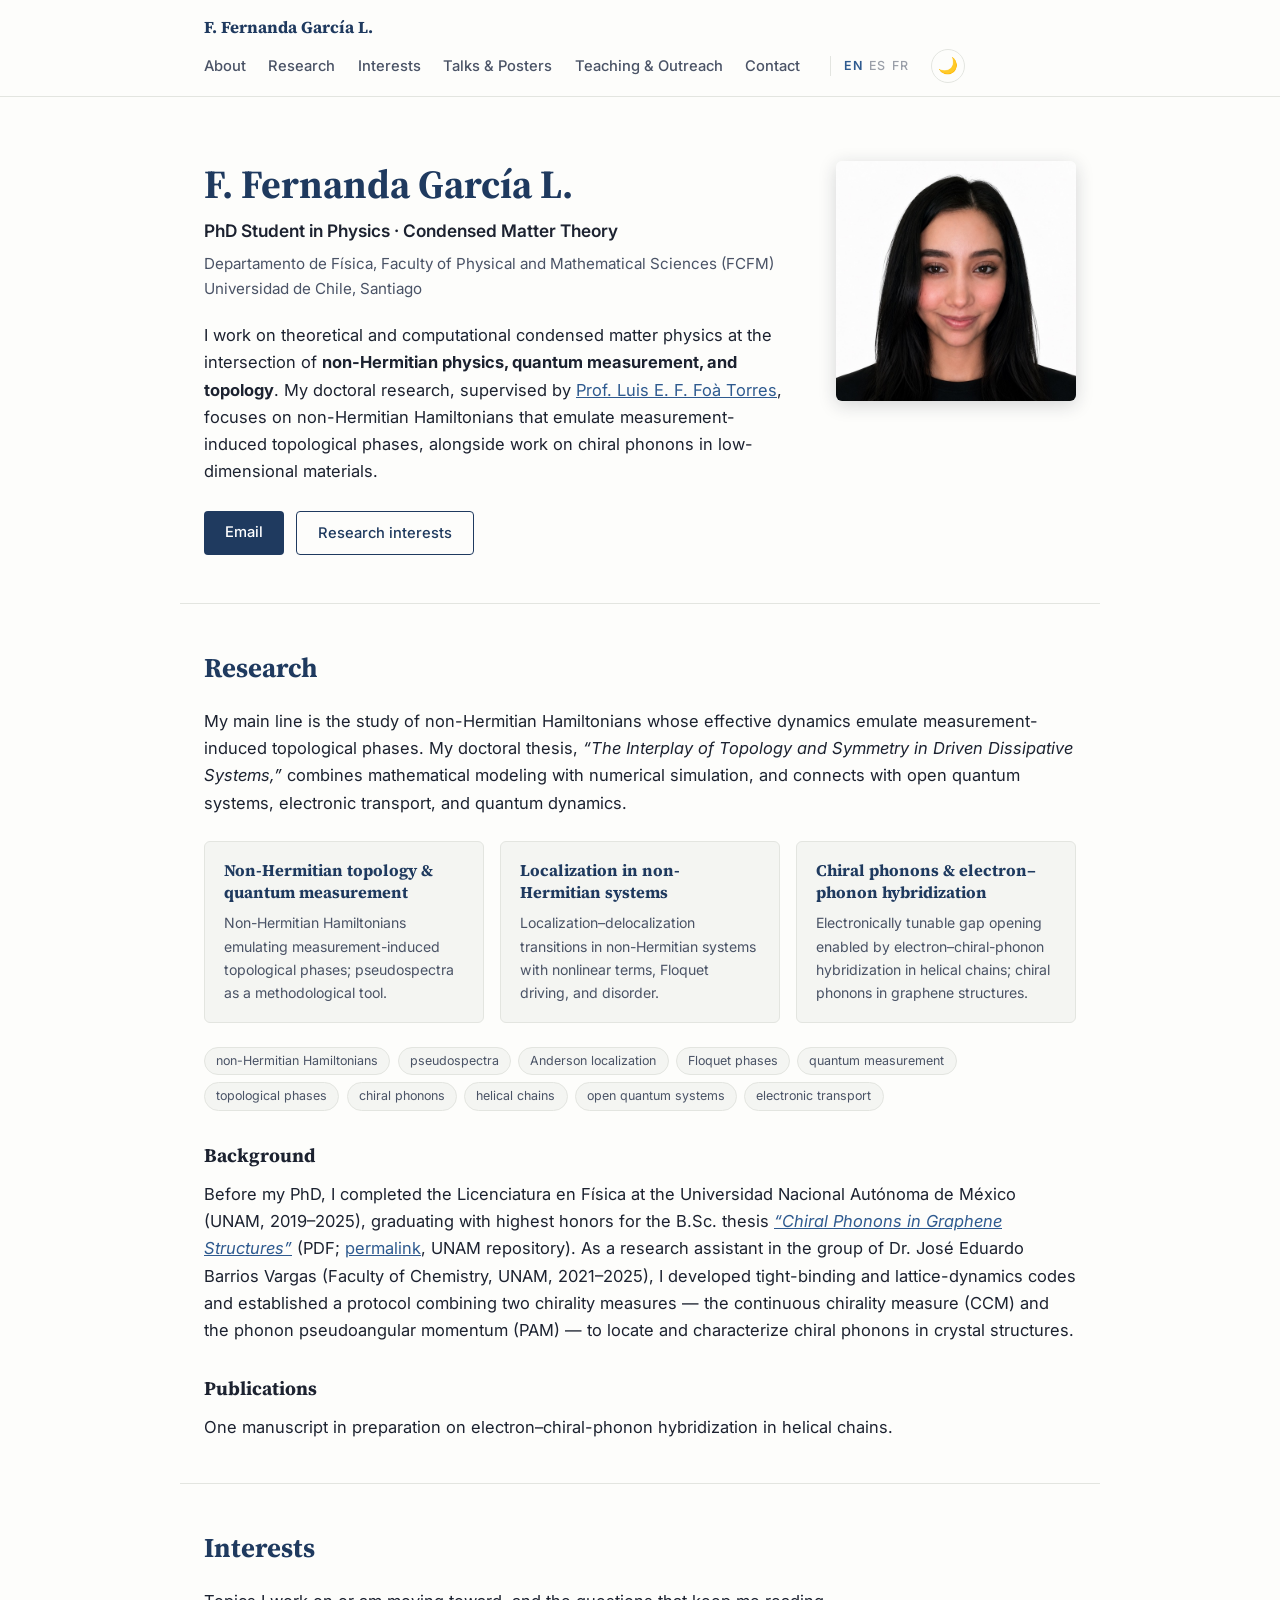
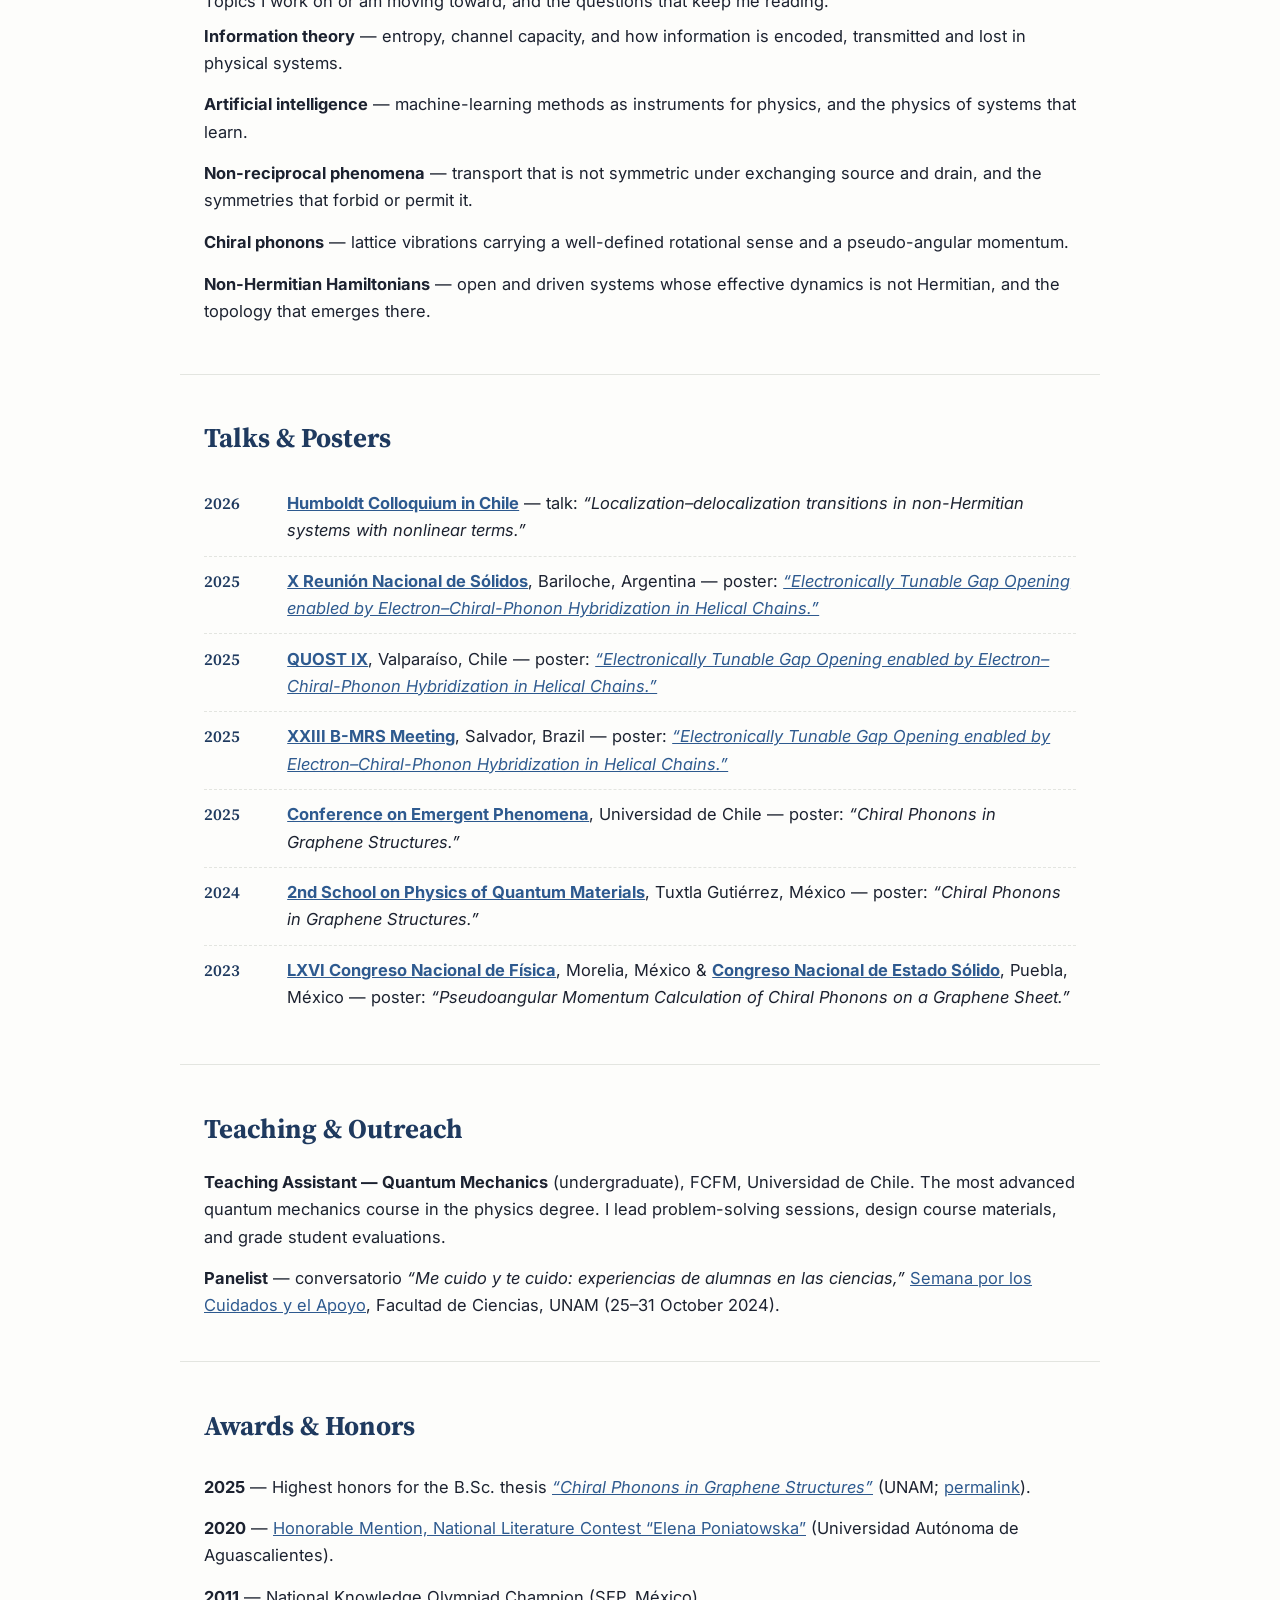
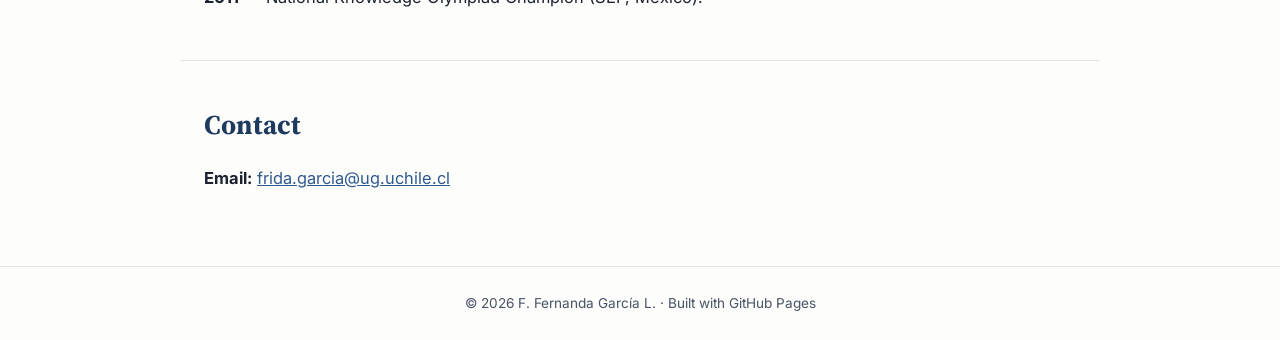
<file: index.html>
<!DOCTYPE html>
<html lang="en">
<head>
  <meta charset="UTF-8">
  <meta name="viewport" content="width=device-width, initial-scale=1.0">
  <title>F. Fernanda Garc&iacute;a L. &mdash; Condensed Matter Theory</title>
  <meta name="description" content="F. Fernanda Garcia L. - PhD student in condensed matter theory at Universidad de Chile. Non-Hermitian Hamiltonians, topology, chiral phonons.">
  <link rel="alternate" hreflang="en" href="https://sauroneuler.github.io/index.html">
  <link rel="alternate" hreflang="es" href="https://sauroneuler.github.io/index.es.html">
  <link rel="alternate" hreflang="fr" href="https://sauroneuler.github.io/index.fr.html">
  <link rel="alternate" hreflang="x-default" href="https://sauroneuler.github.io/index.html">
  <link rel="preconnect" href="https://fonts.googleapis.com">
  <link rel="preconnect" href="https://fonts.gstatic.com" crossorigin>
  <link href="https://fonts.googleapis.com/css2?family=Source+Serif+4:ital,opsz,wght@0,8..60,400;0,8..60,600;0,8..60,700;1,8..60,400&family=Inter:wght@400;500;600&display=swap" rel="stylesheet">
  <link rel="icon" href="data:image/svg+xml,<svg xmlns=%22http://www.w3.org/2000/svg%22 viewBox=%220 0 100 100%22><text y=%22.9em%22 font-size=%2290%22>&#9883;</text></svg>">
  <link rel="stylesheet" href="styles.css?v=4">
  <script>
    // Set the theme before first paint to avoid a flash of the wrong mode
    (function () {
      var saved = localStorage.getItem("theme");
      var theme = saved || (window.matchMedia("(prefers-color-scheme: dark)").matches ? "dark" : "light");
      document.documentElement.setAttribute("data-theme", theme);
    })();
  </script>
</head>
<body>

<header class="site-header">
  <nav class="nav">
    <span class="nav-name">F. Fernanda Garc&iacute;a L.</span>
    <div class="nav-links">
      <a href="#about">About</a>
      <a href="#research">Research</a>
      <a href="#interests">Interests</a>
      <a href="#talks">Talks &amp; Posters</a>
      <a href="#teaching">Teaching &amp; Outreach</a>
      <a href="#contact">Contact</a>
      <span class="lang-switch">
        <a href="index.html" aria-current="page">EN</a>
        <a href="index.es.html">ES</a>
        <a href="index.fr.html">FR</a>
      </span>
      <button class="theme-toggle" id="theme-toggle" aria-label="Toggle dark mode" title="Toggle dark mode">&#127769;</button>
    </div>
  </nav>
</header>

<main>


  <!-- Hero -->
  <section class="hero" id="about">
    <div class="hero-text">
      <h1>F. Fernanda García L.</h1>
      <p class="hero-role">PhD Student in Physics · Condensed Matter Theory</p>
      <p class="hero-affiliation">
        Departamento de Física, Faculty of Physical and Mathematical Sciences (FCFM)<br>
        Universidad de Chile, Santiago
      </p>
      <p class="hero-bio">
        I work on theoretical and computational condensed matter physics at the intersection of
        <strong>non-Hermitian physics, quantum measurement, and topology</strong>. My doctoral research,
        supervised by <a href="http://www.foatorres.com" target="_blank" rel="noopener">Prof.&nbsp;Luis E. F. Foà Torres</a>,
        focuses on non-Hermitian Hamiltonians that emulate measurement-induced topological phases,
        alongside work on chiral phonons in low-dimensional materials.
      </p>
      <div class="hero-actions">
        <a class="btn" href="mailto:frida.garcia@ug.uchile.cl">Email</a>
        <a class="btn btn-outline" href="#research">Research interests</a>
      </div>
    </div>
    <div class="hero-photo">
      <img src="assets/frida.jpg" alt="Portrait of F. Fernanda García L.">
    </div>
  </section>

  <!-- Research -->
  <section class="section" id="research">
    <h2>Research</h2>
    <p>
      My main line is the study of non-Hermitian Hamiltonians whose effective dynamics emulate
      measurement-induced topological phases. My doctoral thesis,
      <em>“The Interplay of Topology and Symmetry in Driven Dissipative Systems,”</em> combines
      mathematical modeling with numerical simulation, and connects with open quantum systems,
      electronic transport, and quantum dynamics.
    </p>
    <div class="cards">
      <div class="card">
        <h3>Non-Hermitian topology &amp; quantum measurement</h3>
        <p>Non-Hermitian Hamiltonians emulating measurement-induced topological phases; pseudospectra as a methodological tool.</p>
      </div>
      <div class="card">
        <h3>Localization in non-Hermitian systems</h3>
        <p>Localization–delocalization transitions in non-Hermitian systems with nonlinear terms, Floquet driving, and disorder.</p>
      </div>
      <div class="card">
        <h3>Chiral phonons &amp; electron–phonon hybridization</h3>
        <p>Electronically tunable gap opening enabled by electron–chiral-phonon hybridization in helical chains; chiral phonons in graphene structures.</p>
      </div>
    </div>
    <p class="keywords">
      <span>non-Hermitian Hamiltonians</span><span>pseudospectra</span><span>Anderson localization</span><span>Floquet phases</span><span>quantum measurement</span><span>topological phases</span><span>chiral phonons</span><span>helical chains</span><span>open quantum systems</span><span>electronic transport</span>
    </p>
    <h3 class="subheading">Background</h3>
    <p>
      Before my PhD, I completed the Licenciatura en Física at the Universidad Nacional Autónoma de México
      (UNAM, 2019–2025), graduating with highest honors for the B.Sc. thesis
      <a href="https://ru.dgb.unam.mx/server/api/core/bitstreams/4cae3372-f06e-434f-9198-bf29f3a42100/content" target="_blank" rel="noopener"><em>“Chiral Phonons in Graphene Structures”</em></a>
      (PDF; <a href="https://hdl.handle.net/20.500.14330/TES01000866549" target="_blank" rel="noopener">permalink</a>, UNAM repository). As a research assistant in the group of
      Dr. José Eduardo Barrios Vargas (Faculty of Chemistry, UNAM, 2021–2025), I developed tight-binding
      and lattice-dynamics codes and established a protocol combining two chirality measures — the
      continuous chirality measure (CCM) and the phonon pseudoangular momentum (PAM) — to locate and
      characterize chiral phonons in crystal structures.
    </p>
    <h3 class="subheading">Publications</h3>
    <p>One manuscript in preparation on electron–chiral-phonon hybridization in helical chains.</p>
  </section>


  <!-- Interests -->
  <section class="section" id="interests">
    <h2>Interests</h2>
    <p>
      Topics I work on or am moving toward, and the questions that keep me reading.
    </p>
    <ul class="plain-list">
      <li><strong>Information theory</strong> &mdash; entropy, channel capacity, and how information is
          encoded, transmitted and lost in physical systems.</li>
      <li><strong>Artificial intelligence</strong> &mdash; machine-learning methods as instruments for
          physics, and the physics of systems that learn.</li>
      <li><strong>Non-reciprocal phenomena</strong> &mdash; transport that is not symmetric under
          exchanging source and drain, and the symmetries that forbid or permit it.</li>
      <li><strong>Chiral phonons</strong> &mdash; lattice vibrations carrying a well-defined rotational
          sense and a pseudo-angular momentum.</li>
      <li><strong>Non-Hermitian Hamiltonians</strong> &mdash; open and driven systems whose effective
          dynamics is not Hermitian, and the topology that emerges there.</li>
    </ul>
  </section>

  <!-- Talks & Posters -->
  <section class="section" id="talks">
    <h2>Talks &amp; Posters</h2>
    <ul class="timeline">
      <li>
        <span class="year">2026</span>
        <div>
          <strong><a href="https://www.humboldt-foundation.de/en/explore/newsroom/news/humboldt-colloquium-in-chile-cross-border-friendship-and-trust-in-science-and-academia" target="_blank" rel="noopener">Humboldt Colloquium in Chile</a></strong> — talk: <em>“Localization–delocalization transitions in non-Hermitian systems with nonlinear terms.”</em>
        </div>
      </li>
      <li>
        <span class="year">2025</span>
        <div>
          <strong><a href="https://www.ib.edu.ar/en-el-balseiro-se-realizo-la-x-reunion-nacional-de-solidos-un-encuentro-para-conocer-los-avances-en-materia-condensada-en-el-pais-y-en-el-mundo/" target="_blank" rel="noopener">X Reunión Nacional de Sólidos</a></strong>, Bariloche, Argentina — poster: <a href="references.html#chiral-phonons-gap"><em>“Electronically Tunable Gap Opening enabled by Electron–Chiral-Phonon Hybridization in Helical Chains.”</em></a>
        </div>
      </li>
      <li>
        <span class="year">2025</span>
        <div>
          <strong><a href="https://sites.google.com/view/quostv/welcome" target="_blank" rel="noopener">QUOST IX</a></strong>, Valparaíso, Chile — poster: <a href="references.html#chiral-phonons-gap"><em>“Electronically Tunable Gap Opening enabled by Electron–Chiral-Phonon Hybridization in Helical Chains.”</em></a>
        </div>
      </li>
      <li>
        <span class="year">2025</span>
        <div>
          <strong><a href="https://www.sbpmat.org.br/23encontro/" target="_blank" rel="noopener">XXIII B-MRS Meeting</a></strong>, Salvador, Brazil — poster: <a href="references.html#chiral-phonons-gap"><em>“Electronically Tunable Gap Opening enabled by Electron–Chiral-Phonon Hybridization in Helical Chains.”</em></a>
        </div>
      </li>
      <li>
        <span class="year">2025</span>
        <div>
          <strong><a href="https://www.cec.uchile.cl/~qs2025/" target="_blank" rel="noopener">Conference on Emergent Phenomena</a></strong>, Universidad de Chile — poster: <em>“Chiral Phonons in Graphene Structures.”</em>
        </div>
      </li>
      <li>
        <span class="year">2024</span>
        <div>
          <strong><a href="https://sites.google.com/quimica.unam.mx/workshop-tqm/home" target="_blank" rel="noopener">2nd School on Physics of Quantum Materials</a></strong>, Tuxtla Gutiérrez, México — poster: <em>“Chiral Phonons in Graphene Structures.”</em>
        </div>
      </li>
      <li>
        <span class="year">2023</span>
        <div>
          <strong><a href="https://smf.mx/programas/congreso-nacional-de-fisica/lxvi/" target="_blank" rel="noopener">LXVI Congreso Nacional de Física</a></strong>, Morelia, México &amp; <strong><a href="https://www.des-smf.mx/home" target="_blank" rel="noopener">Congreso Nacional de Estado Sólido</a></strong>, Puebla, México — poster: <em>“Pseudoangular Momentum Calculation of Chiral Phonons on a Graphene Sheet.”</em>
        </div>
      </li>
    </ul>
  </section>

  <!-- Teaching -->
  <section class="section" id="teaching">
    <h2>Teaching &amp; Outreach</h2>
    <p>
      <strong>Teaching Assistant — Quantum Mechanics</strong> (undergraduate), FCFM, Universidad de Chile.
      The most advanced quantum mechanics course in the physics degree. I lead problem-solving sessions,
      design course materials, and grade student evaluations.
    </p>
    <p>
      <strong>Panelist</strong> — conversatorio <em>“Me cuido y te cuido: experiencias de alumnas en las ciencias,”</em>
      <a href="https://sites.google.com/ciencias.unam.mx/equidad/eventos/2024" target="_blank" rel="noopener">Semana por los Cuidados y el Apoyo</a>,
      Facultad de Ciencias, UNAM (25–31 October 2024).
    </p>
  </section>

  <!-- Awards -->
  <section class="section" id="awards">
    <h2>Awards &amp; Honors</h2>
    <ul class="plain-list">
      <li><strong>2025</strong> — Highest honors for the B.Sc. thesis <a href="https://ru.dgb.unam.mx/server/api/core/bitstreams/4cae3372-f06e-434f-9198-bf29f3a42100/content" target="_blank" rel="noopener"><em>“Chiral Phonons in Graphene Structures”</em></a> (UNAM; <a href="https://hdl.handle.net/20.500.14330/TES01000866549" target="_blank" rel="noopener">permalink</a>).</li>
      <li><strong>2020</strong> — <a href="https://www.uaa.mx/portal/pdf-entradas/?post_id=24949" target="_blank" rel="noopener">Honorable Mention, National Literature Contest “Elena Poniatowska”</a> (Universidad Autónoma de Aguascalientes).</li>
      <li><strong>2011</strong> — National Knowledge Olympiad Champion (SEP, México).</li>
    </ul>
  </section>

  <!-- Contact -->
  <section class="section" id="contact">
    <h2>Contact</h2>
    <p>
      <strong>Email:</strong> <a href="mailto:frida.garcia@ug.uchile.cl">frida.garcia@ug.uchile.cl</a>
    </p>
  </section>


</main>

<footer class="site-footer">
  <p>&copy; 2026 F. Fernanda Garc&iacute;a L. &middot; Built with GitHub Pages</p>
</footer>

<script>
  (function () {
    var btn = document.getElementById("theme-toggle");
    function syncIcon() {
      btn.textContent = document.documentElement.getAttribute("data-theme") === "dark" ? "\u2600\uFE0F" : "\uD83C\uDF19";
    }
    btn.addEventListener("click", function () {
      var next = document.documentElement.getAttribute("data-theme") === "dark" ? "light" : "dark";
      document.documentElement.setAttribute("data-theme", next);
      localStorage.setItem("theme", next);
      syncIcon();
    });
    syncIcon();
  })();
</script>

</body>
</html>
</file>
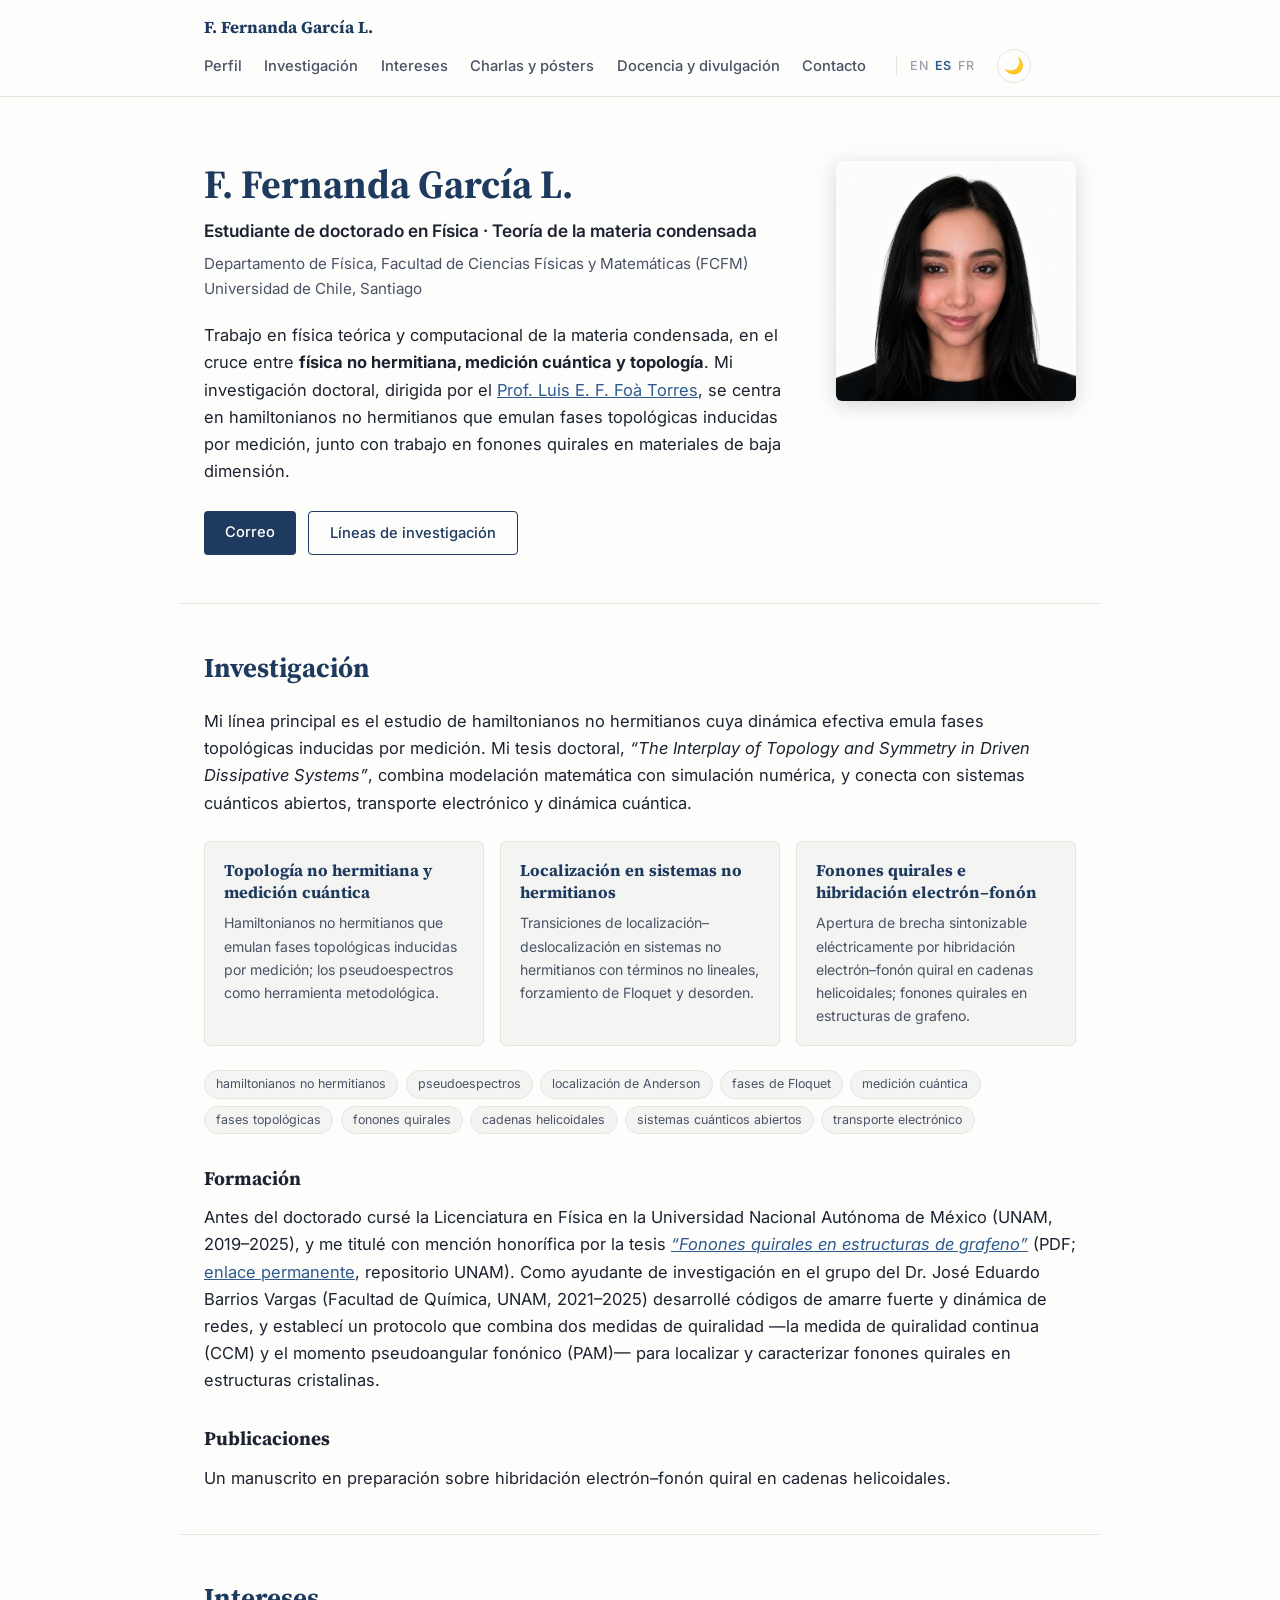
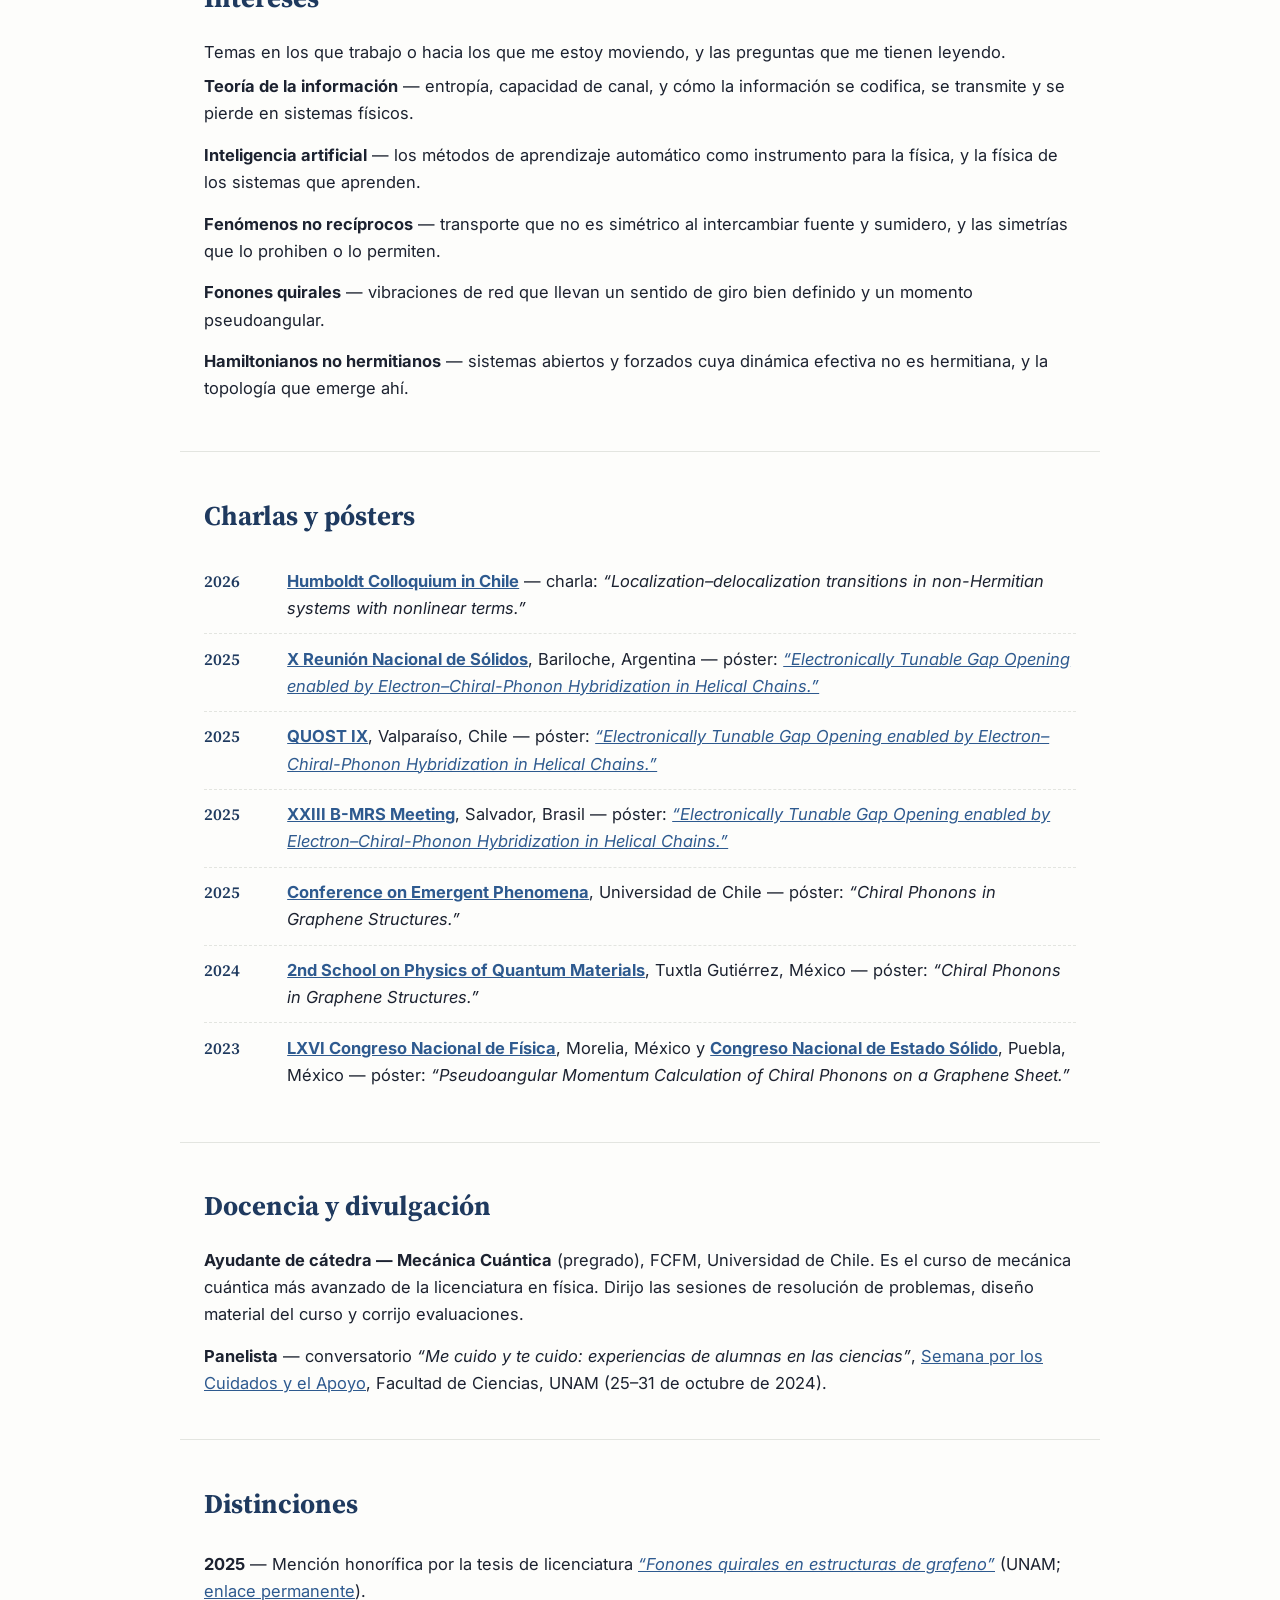
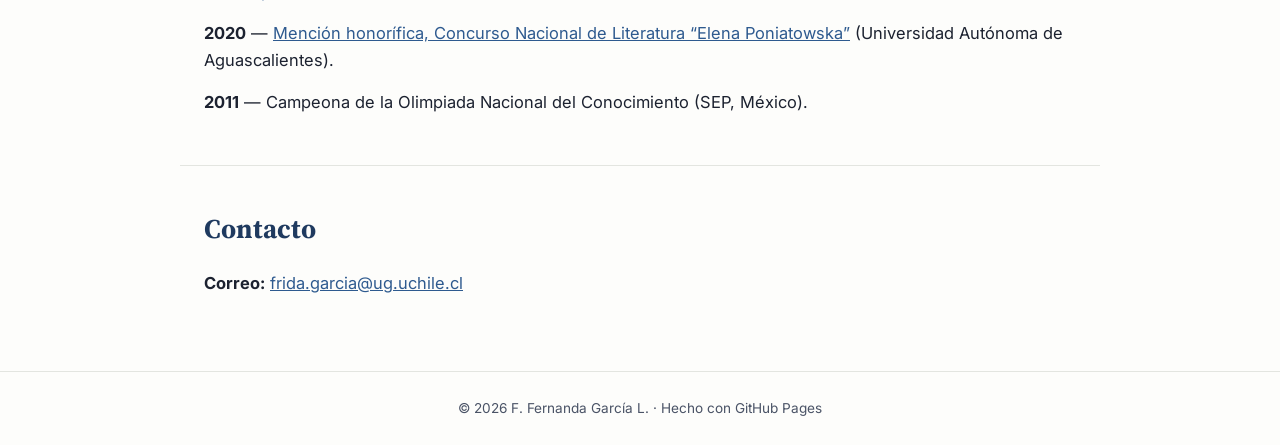
<file: index.es.html>
<!DOCTYPE html>
<html lang="es">
<head>
  <meta charset="UTF-8">
  <meta name="viewport" content="width=device-width, initial-scale=1.0">
  <title>F. Fernanda Garc&iacute;a L. &mdash; Teor&iacute;a de la materia condensada</title>
  <meta name="description" content="F. Fernanda Garcia L. - Estudiante de doctorado en teoria de la materia condensada, Universidad de Chile. Hamiltonianos no hermiticos, topologia, fonones quirales.">
  <link rel="alternate" hreflang="en" href="https://sauroneuler.github.io/index.html">
  <link rel="alternate" hreflang="es" href="https://sauroneuler.github.io/index.es.html">
  <link rel="alternate" hreflang="fr" href="https://sauroneuler.github.io/index.fr.html">
  <link rel="alternate" hreflang="x-default" href="https://sauroneuler.github.io/index.html">
  <link rel="preconnect" href="https://fonts.googleapis.com">
  <link rel="preconnect" href="https://fonts.gstatic.com" crossorigin>
  <link href="https://fonts.googleapis.com/css2?family=Source+Serif+4:ital,opsz,wght@0,8..60,400;0,8..60,600;0,8..60,700;1,8..60,400&family=Inter:wght@400;500;600&display=swap" rel="stylesheet">
  <link rel="icon" href="data:image/svg+xml,<svg xmlns=%22http://www.w3.org/2000/svg%22 viewBox=%220 0 100 100%22><text y=%22.9em%22 font-size=%2290%22>&#9883;</text></svg>">
  <link rel="stylesheet" href="styles.css?v=4">
  <script>
    // Set the theme before first paint to avoid a flash of the wrong mode
    (function () {
      var saved = localStorage.getItem("theme");
      var theme = saved || (window.matchMedia("(prefers-color-scheme: dark)").matches ? "dark" : "light");
      document.documentElement.setAttribute("data-theme", theme);
    })();
  </script>
</head>
<body>

<header class="site-header">
  <nav class="nav">
    <span class="nav-name">F. Fernanda Garc&iacute;a L.</span>
    <div class="nav-links">
      <a href="#about">Perfil</a>
      <a href="#research">Investigaci&oacute;n</a>
      <a href="#interests">Intereses</a>
      <a href="#talks">Charlas y p&oacute;sters</a>
      <a href="#teaching">Docencia y divulgaci&oacute;n</a>
      <a href="#contact">Contacto</a>
      <span class="lang-switch">
        <a href="index.html">EN</a>
        <a href="index.es.html" aria-current="page">ES</a>
        <a href="index.fr.html">FR</a>
      </span>
      <button class="theme-toggle" id="theme-toggle" aria-label="Cambiar modo oscuro" title="Cambiar modo oscuro">&#127769;</button>
    </div>
  </nav>
</header>

<main>

  <!-- Hero -->
  <section class="hero" id="about">
    <div class="hero-text">
      <h1>F. Fernanda Garc&iacute;a L.</h1>
      <p class="hero-role">Estudiante de doctorado en F&iacute;sica &middot; Teor&iacute;a de la materia condensada</p>
      <p class="hero-affiliation">
        Departamento de F&iacute;sica, Facultad de Ciencias F&iacute;sicas y Matem&aacute;ticas (FCFM)<br>
        Universidad de Chile, Santiago
      </p>
      <p class="hero-bio">
        Trabajo en f&iacute;sica te&oacute;rica y computacional de la materia condensada, en el cruce entre
        <strong>f&iacute;sica no hermitiana, medici&oacute;n cu&aacute;ntica y topolog&iacute;a</strong>. Mi investigaci&oacute;n doctoral,
        dirigida por el <a href="http://www.foatorres.com" target="_blank" rel="noopener">Prof.&nbsp;Luis E. F. Fo&agrave; Torres</a>,
        se centra en hamiltonianos no hermitianos que emulan fases topol&oacute;gicas inducidas por medici&oacute;n,
        junto con trabajo en fonones quirales en materiales de baja dimensi&oacute;n.
      </p>
      <div class="hero-actions">
        <a class="btn" href="mailto:frida.garcia@ug.uchile.cl">Correo</a>
        <a class="btn btn-outline" href="#research">L&iacute;neas de investigaci&oacute;n</a>
      </div>
    </div>
    <div class="hero-photo">
      <img src="assets/frida.jpg" alt="Retrato de F. Fernanda Garc&iacute;a L.">
    </div>
  </section>

  <!-- Investigación -->
  <section class="section" id="research">
    <h2>Investigaci&oacute;n</h2>
    <p>
      Mi l&iacute;nea principal es el estudio de hamiltonianos no hermitianos cuya din&aacute;mica efectiva emula
      fases topol&oacute;gicas inducidas por medici&oacute;n. Mi tesis doctoral,
      <em>&ldquo;The Interplay of Topology and Symmetry in Driven Dissipative Systems&rdquo;</em>, combina
      modelaci&oacute;n matem&aacute;tica con simulaci&oacute;n num&eacute;rica, y conecta con sistemas cu&aacute;nticos abiertos,
      transporte electr&oacute;nico y din&aacute;mica cu&aacute;ntica.
    </p>
    <div class="cards">
      <div class="card">
        <h3>Topolog&iacute;a no hermitiana y medici&oacute;n cu&aacute;ntica</h3>
        <p>Hamiltonianos no hermitianos que emulan fases topol&oacute;gicas inducidas por medici&oacute;n; los pseudoespectros como herramienta metodol&oacute;gica.</p>
      </div>
      <div class="card">
        <h3>Localizaci&oacute;n en sistemas no hermitianos</h3>
        <p>Transiciones de localizaci&oacute;n&ndash;deslocalizaci&oacute;n en sistemas no hermitianos con t&eacute;rminos no lineales, forzamiento de Floquet y desorden.</p>
      </div>
      <div class="card">
        <h3>Fonones quirales e hibridaci&oacute;n electr&oacute;n&ndash;fon&oacute;n</h3>
        <p>Apertura de brecha sintonizable el&eacute;ctricamente por hibridaci&oacute;n electr&oacute;n&ndash;fon&oacute;n quiral en cadenas helicoidales; fonones quirales en estructuras de grafeno.</p>
      </div>
    </div>
    <p class="keywords">
      <span>hamiltonianos no hermitianos</span><span>pseudoespectros</span><span>localizaci&oacute;n de Anderson</span><span>fases de Floquet</span><span>medici&oacute;n cu&aacute;ntica</span><span>fases topol&oacute;gicas</span><span>fonones quirales</span><span>cadenas helicoidales</span><span>sistemas cu&aacute;nticos abiertos</span><span>transporte electr&oacute;nico</span>
    </p>
    <h3 class="subheading">Formaci&oacute;n</h3>
    <p>
      Antes del doctorado curs&eacute; la Licenciatura en F&iacute;sica en la Universidad Nacional Aut&oacute;noma de M&eacute;xico
      (UNAM, 2019&ndash;2025), y me titul&eacute; con menci&oacute;n honor&iacute;fica por la tesis
      <a href="https://ru.dgb.unam.mx/server/api/core/bitstreams/4cae3372-f06e-434f-9198-bf29f3a42100/content" target="_blank" rel="noopener"><em>&ldquo;Fonones quirales en estructuras de grafeno&rdquo;</em></a>
      (PDF; <a href="https://hdl.handle.net/20.500.14330/TES01000866549" target="_blank" rel="noopener">enlace permanente</a>, repositorio UNAM). Como ayudante de investigaci&oacute;n en el grupo del
      Dr. Jos&eacute; Eduardo Barrios Vargas (Facultad de Qu&iacute;mica, UNAM, 2021&ndash;2025) desarroll&eacute; c&oacute;digos de
      amarre fuerte y din&aacute;mica de redes, y establec&iacute; un protocolo que combina dos medidas de quiralidad
      &mdash;la medida de quiralidad continua (CCM) y el momento pseudoangular fon&oacute;nico (PAM)&mdash; para
      localizar y caracterizar fonones quirales en estructuras cristalinas.
    </p>
    <h3 class="subheading">Publicaciones</h3>
    <p>Un manuscrito en preparaci&oacute;n sobre hibridaci&oacute;n electr&oacute;n&ndash;fon&oacute;n quiral en cadenas helicoidales.</p>
  </section>

  <!-- Intereses -->
  <section class="section" id="interests">
    <h2>Intereses</h2>
    <p>
      Temas en los que trabajo o hacia los que me estoy moviendo, y las preguntas que me tienen leyendo.
    </p>
    <ul class="plain-list">
      <li><strong>Teor&iacute;a de la informaci&oacute;n</strong> &mdash; entrop&iacute;a, capacidad de canal, y c&oacute;mo la
          informaci&oacute;n se codifica, se transmite y se pierde en sistemas f&iacute;sicos.</li>
      <li><strong>Inteligencia artificial</strong> &mdash; los m&eacute;todos de aprendizaje autom&aacute;tico como
          instrumento para la f&iacute;sica, y la f&iacute;sica de los sistemas que aprenden.</li>
      <li><strong>Fen&oacute;menos no rec&iacute;procos</strong> &mdash; transporte que no es sim&eacute;trico al intercambiar
          fuente y sumidero, y las simetr&iacute;as que lo prohiben o lo permiten.</li>
      <li><strong>Fonones quirales</strong> &mdash; vibraciones de red que llevan un sentido de giro bien
          definido y un momento pseudoangular.</li>
      <li><strong>Hamiltonianos no hermitianos</strong> &mdash; sistemas abiertos y forzados cuya din&aacute;mica
          efectiva no es hermitiana, y la topolog&iacute;a que emerge ah&iacute;.</li>
    </ul>
  </section>

  <!-- Charlas y pósters -->
  <section class="section" id="talks">
    <h2>Charlas y p&oacute;sters</h2>
    <ul class="timeline">
      <li>
        <span class="year">2026</span>
        <div>
          <strong><a href="https://www.humboldt-foundation.de/en/explore/newsroom/news/humboldt-colloquium-in-chile-cross-border-friendship-and-trust-in-science-and-academia" target="_blank" rel="noopener">Humboldt Colloquium in Chile</a></strong> &mdash; charla: <em>&ldquo;Localization&ndash;delocalization transitions in non-Hermitian systems with nonlinear terms.&rdquo;</em>
        </div>
      </li>
      <li>
        <span class="year">2025</span>
        <div>
          <strong><a href="https://www.ib.edu.ar/en-el-balseiro-se-realizo-la-x-reunion-nacional-de-solidos-un-encuentro-para-conocer-los-avances-en-materia-condensada-en-el-pais-y-en-el-mundo/" target="_blank" rel="noopener">X Reuni&oacute;n Nacional de S&oacute;lidos</a></strong>, Bariloche, Argentina &mdash; p&oacute;ster: <a href="references.html#chiral-phonons-gap"><em>&ldquo;Electronically Tunable Gap Opening enabled by Electron&ndash;Chiral-Phonon Hybridization in Helical Chains.&rdquo;</em></a>
        </div>
      </li>
      <li>
        <span class="year">2025</span>
        <div>
          <strong><a href="https://sites.google.com/view/quostv/welcome" target="_blank" rel="noopener">QUOST IX</a></strong>, Valpara&iacute;so, Chile &mdash; p&oacute;ster: <a href="references.html#chiral-phonons-gap"><em>&ldquo;Electronically Tunable Gap Opening enabled by Electron&ndash;Chiral-Phonon Hybridization in Helical Chains.&rdquo;</em></a>
        </div>
      </li>
      <li>
        <span class="year">2025</span>
        <div>
          <strong><a href="https://www.sbpmat.org.br/23encontro/" target="_blank" rel="noopener">XXIII B-MRS Meeting</a></strong>, Salvador, Brasil &mdash; p&oacute;ster: <a href="references.html#chiral-phonons-gap"><em>&ldquo;Electronically Tunable Gap Opening enabled by Electron&ndash;Chiral-Phonon Hybridization in Helical Chains.&rdquo;</em></a>
        </div>
      </li>
      <li>
        <span class="year">2025</span>
        <div>
          <strong><a href="https://www.cec.uchile.cl/~qs2025/" target="_blank" rel="noopener">Conference on Emergent Phenomena</a></strong>, Universidad de Chile &mdash; p&oacute;ster: <em>&ldquo;Chiral Phonons in Graphene Structures.&rdquo;</em>
        </div>
      </li>
      <li>
        <span class="year">2024</span>
        <div>
          <strong><a href="https://sites.google.com/quimica.unam.mx/workshop-tqm/home" target="_blank" rel="noopener">2nd School on Physics of Quantum Materials</a></strong>, Tuxtla Guti&eacute;rrez, M&eacute;xico &mdash; p&oacute;ster: <em>&ldquo;Chiral Phonons in Graphene Structures.&rdquo;</em>
        </div>
      </li>
      <li>
        <span class="year">2023</span>
        <div>
          <strong><a href="https://smf.mx/programas/congreso-nacional-de-fisica/lxvi/" target="_blank" rel="noopener">LXVI Congreso Nacional de F&iacute;sica</a></strong>, Morelia, M&eacute;xico y <strong><a href="https://www.des-smf.mx/home" target="_blank" rel="noopener">Congreso Nacional de Estado S&oacute;lido</a></strong>, Puebla, M&eacute;xico &mdash; p&oacute;ster: <em>&ldquo;Pseudoangular Momentum Calculation of Chiral Phonons on a Graphene Sheet.&rdquo;</em>
        </div>
      </li>
    </ul>
  </section>

  <!-- Docencia -->
  <section class="section" id="teaching">
    <h2>Docencia y divulgaci&oacute;n</h2>
    <p>
      <strong>Ayudante de c&aacute;tedra &mdash; Mec&aacute;nica Cu&aacute;ntica</strong> (pregrado), FCFM, Universidad de Chile.
      Es el curso de mec&aacute;nica cu&aacute;ntica m&aacute;s avanzado de la licenciatura en f&iacute;sica. Dirijo las sesiones
      de resoluci&oacute;n de problemas, dise&ntilde;o material del curso y corrijo evaluaciones.
    </p>
    <p>
      <strong>Panelista</strong> &mdash; conversatorio <em>&ldquo;Me cuido y te cuido: experiencias de alumnas en las ciencias&rdquo;</em>,
      <a href="https://sites.google.com/ciencias.unam.mx/equidad/eventos/2024" target="_blank" rel="noopener">Semana por los Cuidados y el Apoyo</a>,
      Facultad de Ciencias, UNAM (25&ndash;31 de octubre de 2024).
    </p>
  </section>

  <!-- Distinciones -->
  <section class="section" id="awards">
    <h2>Distinciones</h2>
    <ul class="plain-list">
      <li><strong>2025</strong> &mdash; Menci&oacute;n honor&iacute;fica por la tesis de licenciatura <a href="https://ru.dgb.unam.mx/server/api/core/bitstreams/4cae3372-f06e-434f-9198-bf29f3a42100/content" target="_blank" rel="noopener"><em>&ldquo;Fonones quirales en estructuras de grafeno&rdquo;</em></a> (UNAM; <a href="https://hdl.handle.net/20.500.14330/TES01000866549" target="_blank" rel="noopener">enlace permanente</a>).</li>
      <li><strong>2020</strong> &mdash; <a href="https://www.uaa.mx/portal/pdf-entradas/?post_id=24949" target="_blank" rel="noopener">Menci&oacute;n honor&iacute;fica, Concurso Nacional de Literatura &ldquo;Elena Poniatowska&rdquo;</a> (Universidad Aut&oacute;noma de Aguascalientes).</li>
      <li><strong>2011</strong> &mdash; Campeona de la Olimpiada Nacional del Conocimiento (SEP, M&eacute;xico).</li>
    </ul>
  </section>

  <!-- Contacto -->
  <section class="section" id="contact">
    <h2>Contacto</h2>
    <p>
      <strong>Correo:</strong> <a href="mailto:frida.garcia@ug.uchile.cl">frida.garcia@ug.uchile.cl</a>
    </p>
  </section>

</main>

<footer class="site-footer">
  <p>&copy; 2026 F. Fernanda Garc&iacute;a L. &middot; Hecho con GitHub Pages</p>
</footer>

<script>
  (function () {
    var btn = document.getElementById("theme-toggle");
    function syncIcon() {
      btn.textContent = document.documentElement.getAttribute("data-theme") === "dark" ? "\u2600\uFE0F" : "\uD83C\uDF19";
    }
    btn.addEventListener("click", function () {
      var next = document.documentElement.getAttribute("data-theme") === "dark" ? "light" : "dark";
      document.documentElement.setAttribute("data-theme", next);
      localStorage.setItem("theme", next);
      syncIcon();
    });
    syncIcon();
  })();
</script>

</body>
</html>
</file>
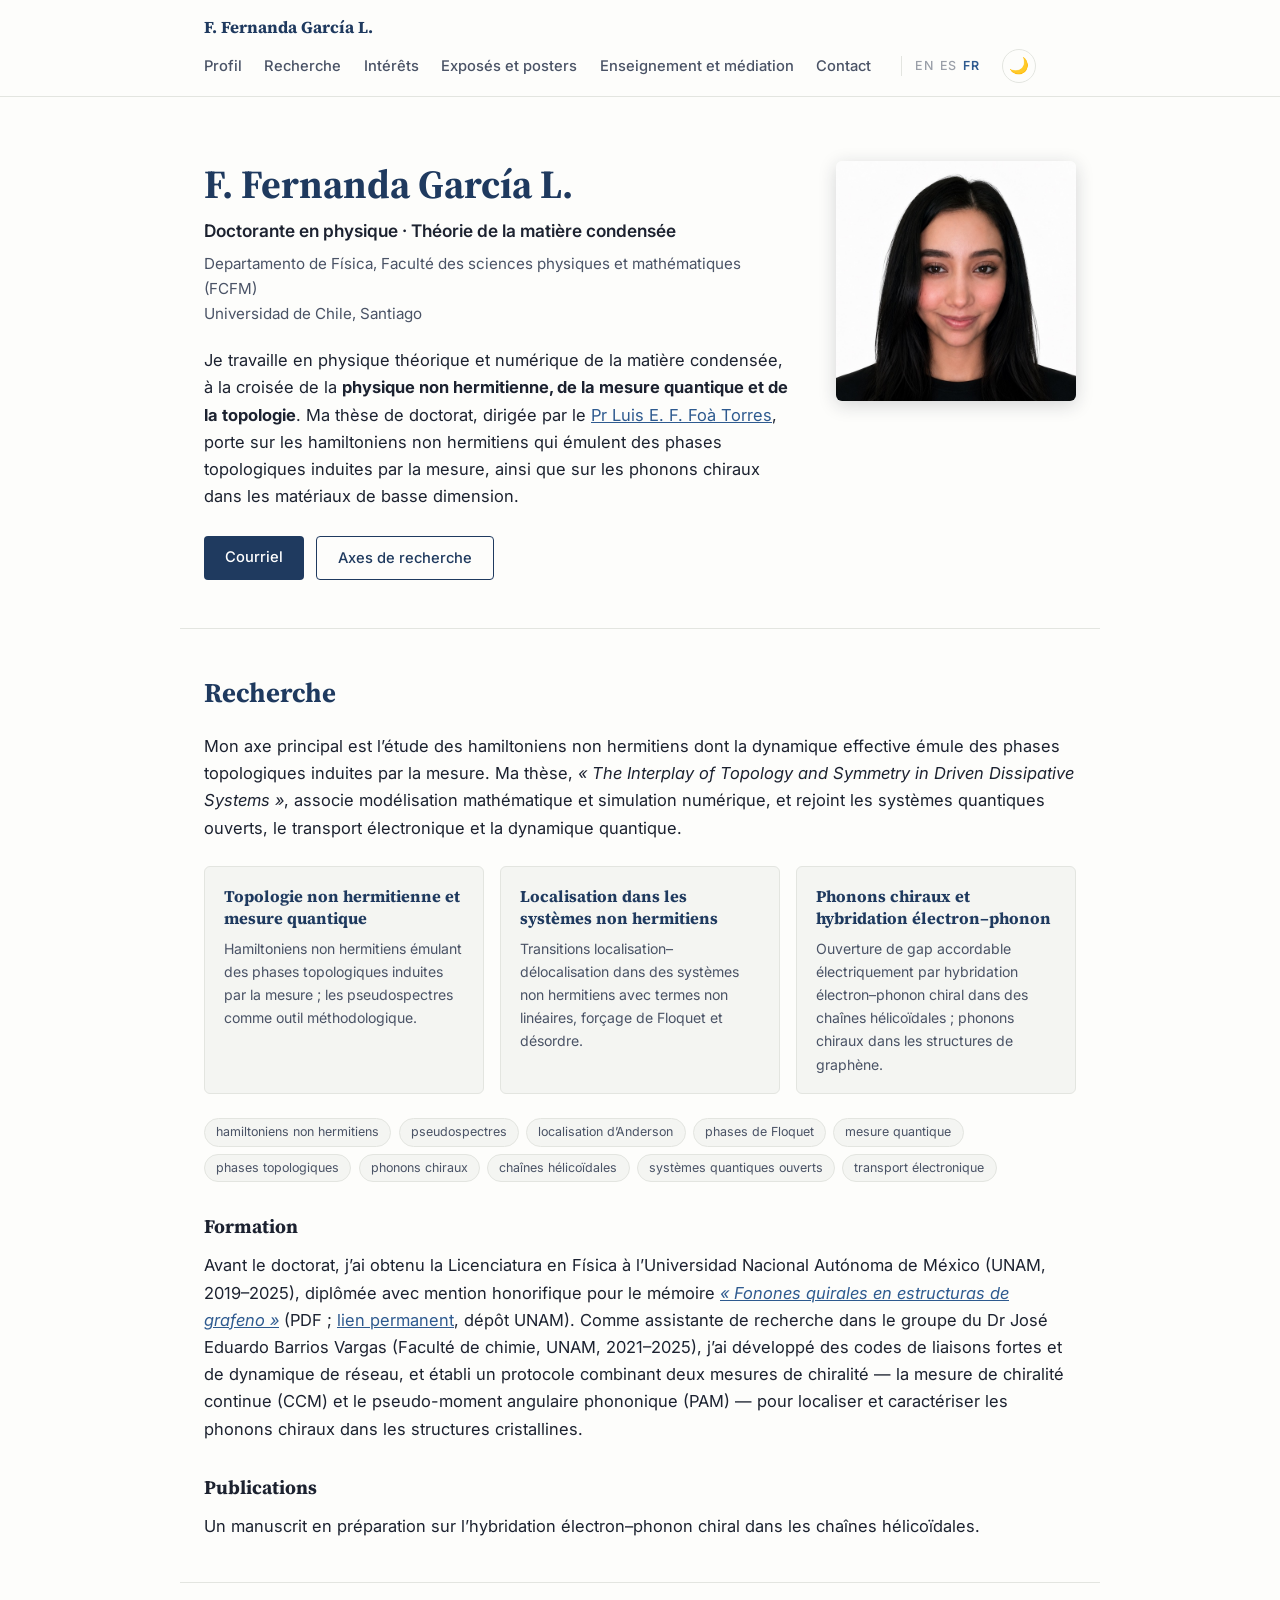
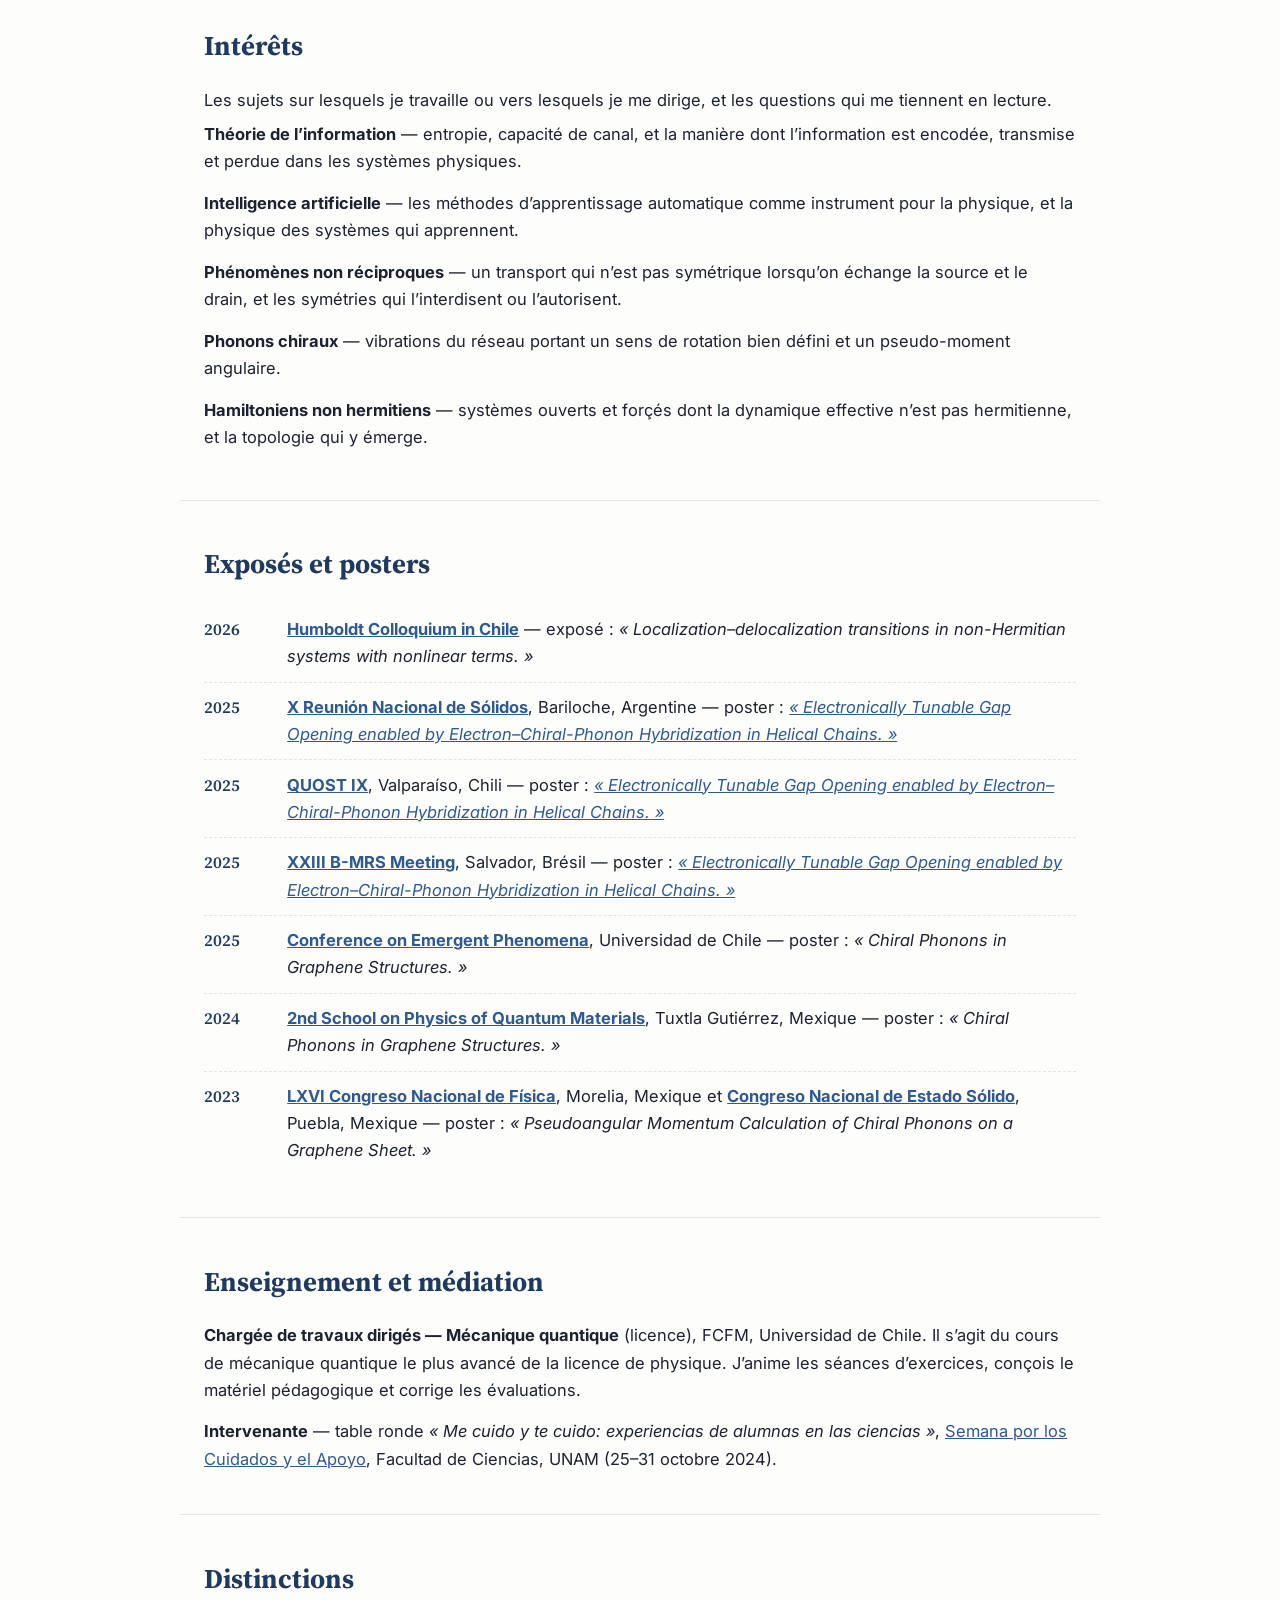
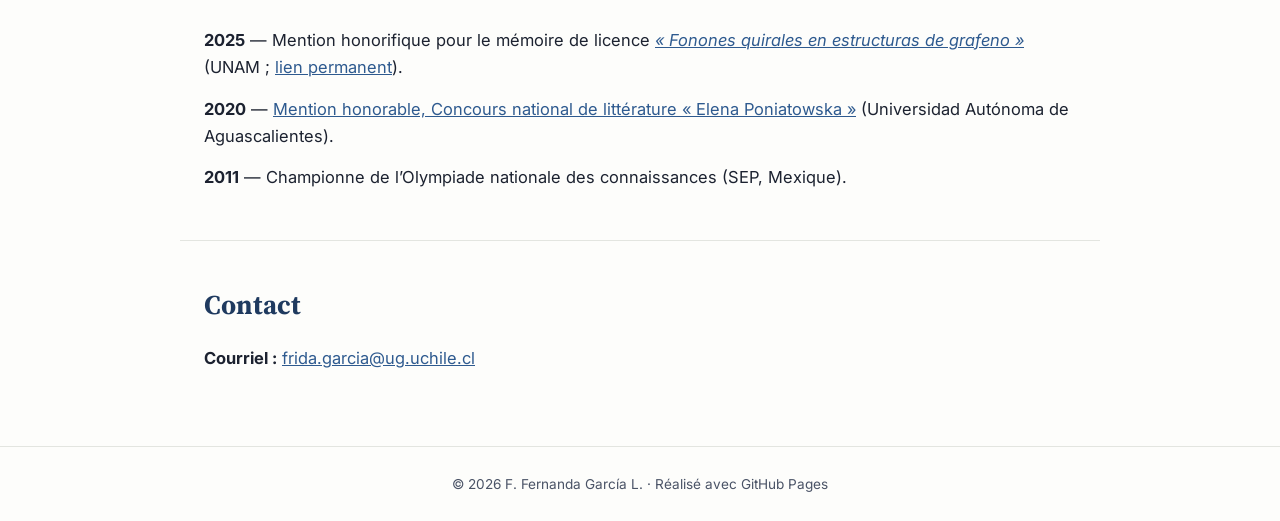
<file: index.fr.html>
<!DOCTYPE html>
<html lang="fr">
<head>
  <meta charset="UTF-8">
  <meta name="viewport" content="width=device-width, initial-scale=1.0">
  <title>F. Fernanda Garc&iacute;a L. &mdash; Th&eacute;orie de la mati&egrave;re condens&eacute;e</title>
  <meta name="description" content="F. Fernanda Garcia L. - Doctorante en theorie de la matiere condensee, Universidad de Chile. Hamiltoniens non hermitiens, topologie, phonons chiraux.">
  <link rel="alternate" hreflang="en" href="https://sauroneuler.github.io/index.html">
  <link rel="alternate" hreflang="es" href="https://sauroneuler.github.io/index.es.html">
  <link rel="alternate" hreflang="fr" href="https://sauroneuler.github.io/index.fr.html">
  <link rel="alternate" hreflang="x-default" href="https://sauroneuler.github.io/index.html">
  <link rel="preconnect" href="https://fonts.googleapis.com">
  <link rel="preconnect" href="https://fonts.gstatic.com" crossorigin>
  <link href="https://fonts.googleapis.com/css2?family=Source+Serif+4:ital,opsz,wght@0,8..60,400;0,8..60,600;0,8..60,700;1,8..60,400&family=Inter:wght@400;500;600&display=swap" rel="stylesheet">
  <link rel="icon" href="data:image/svg+xml,<svg xmlns=%22http://www.w3.org/2000/svg%22 viewBox=%220 0 100 100%22><text y=%22.9em%22 font-size=%2290%22>&#9883;</text></svg>">
  <link rel="stylesheet" href="styles.css?v=4">
  <script>
    // Set the theme before first paint to avoid a flash of the wrong mode
    (function () {
      var saved = localStorage.getItem("theme");
      var theme = saved || (window.matchMedia("(prefers-color-scheme: dark)").matches ? "dark" : "light");
      document.documentElement.setAttribute("data-theme", theme);
    })();
  </script>
</head>
<body>

<header class="site-header">
  <nav class="nav">
    <span class="nav-name">F. Fernanda Garc&iacute;a L.</span>
    <div class="nav-links">
      <a href="#about">Profil</a>
      <a href="#research">Recherche</a>
      <a href="#interests">Int&eacute;r&ecirc;ts</a>
      <a href="#talks">Expos&eacute;s et posters</a>
      <a href="#teaching">Enseignement et m&eacute;diation</a>
      <a href="#contact">Contact</a>
      <span class="lang-switch">
        <a href="index.html">EN</a>
        <a href="index.es.html">ES</a>
        <a href="index.fr.html" aria-current="page">FR</a>
      </span>
      <button class="theme-toggle" id="theme-toggle" aria-label="Basculer le mode sombre" title="Basculer le mode sombre">&#127769;</button>
    </div>
  </nav>
</header>

<main>

  <!-- Hero -->
  <section class="hero" id="about">
    <div class="hero-text">
      <h1>F. Fernanda Garc&iacute;a L.</h1>
      <p class="hero-role">Doctorante en physique &middot; Th&eacute;orie de la mati&egrave;re condens&eacute;e</p>
      <p class="hero-affiliation">
        Departamento de F&iacute;sica, Facult&eacute; des sciences physiques et math&eacute;matiques (FCFM)<br>
        Universidad de Chile, Santiago
      </p>
      <p class="hero-bio">
        Je travaille en physique th&eacute;orique et num&eacute;rique de la mati&egrave;re condens&eacute;e, &agrave; la crois&eacute;e de la
        <strong>physique non hermitienne, de la mesure quantique et de la topologie</strong>. Ma th&egrave;se de
        doctorat, dirig&eacute;e par le <a href="http://www.foatorres.com" target="_blank" rel="noopener">Pr&nbsp;Luis E. F. Fo&agrave; Torres</a>,
        porte sur les hamiltoniens non hermitiens qui &eacute;mulent des phases topologiques induites par la
        mesure, ainsi que sur les phonons chiraux dans les mat&eacute;riaux de basse dimension.
      </p>
      <div class="hero-actions">
        <a class="btn" href="mailto:frida.garcia@ug.uchile.cl">Courriel</a>
        <a class="btn btn-outline" href="#research">Axes de recherche</a>
      </div>
    </div>
    <div class="hero-photo">
      <img src="assets/frida.jpg" alt="Portrait de F. Fernanda Garc&iacute;a L.">
    </div>
  </section>

  <!-- Recherche -->
  <section class="section" id="research">
    <h2>Recherche</h2>
    <p>
      Mon axe principal est l&rsquo;&eacute;tude des hamiltoniens non hermitiens dont la dynamique effective &eacute;mule
      des phases topologiques induites par la mesure. Ma th&egrave;se,
      <em>&laquo;&nbsp;The Interplay of Topology and Symmetry in Driven Dissipative Systems&nbsp;&raquo;</em>, associe
      mod&eacute;lisation math&eacute;matique et simulation num&eacute;rique, et rejoint les syst&egrave;mes quantiques ouverts,
      le transport &eacute;lectronique et la dynamique quantique.
    </p>
    <div class="cards">
      <div class="card">
        <h3>Topologie non hermitienne et mesure quantique</h3>
        <p>Hamiltoniens non hermitiens &eacute;mulant des phases topologiques induites par la mesure&nbsp;; les pseudospectres comme outil m&eacute;thodologique.</p>
      </div>
      <div class="card">
        <h3>Localisation dans les syst&egrave;mes non hermitiens</h3>
        <p>Transitions localisation&ndash;d&eacute;localisation dans des syst&egrave;mes non hermitiens avec termes non lin&eacute;aires, for&ccedil;age de Floquet et d&eacute;sordre.</p>
      </div>
      <div class="card">
        <h3>Phonons chiraux et hybridation &eacute;lectron&ndash;phonon</h3>
        <p>Ouverture de gap accordable &eacute;lectriquement par hybridation &eacute;lectron&ndash;phonon chiral dans des cha&icirc;nes h&eacute;lico&iuml;dales&nbsp;; phonons chiraux dans les structures de graph&egrave;ne.</p>
      </div>
    </div>
    <p class="keywords">
      <span>hamiltoniens non hermitiens</span><span>pseudospectres</span><span>localisation d&rsquo;Anderson</span><span>phases de Floquet</span><span>mesure quantique</span><span>phases topologiques</span><span>phonons chiraux</span><span>cha&icirc;nes h&eacute;lico&iuml;dales</span><span>syst&egrave;mes quantiques ouverts</span><span>transport &eacute;lectronique</span>
    </p>
    <h3 class="subheading">Formation</h3>
    <p>
      Avant le doctorat, j&rsquo;ai obtenu la Licenciatura en F&iacute;sica &agrave; l&rsquo;Universidad Nacional Aut&oacute;noma de M&eacute;xico
      (UNAM, 2019&ndash;2025), dipl&ocirc;m&eacute;e avec mention honorifique pour le m&eacute;moire
      <a href="https://ru.dgb.unam.mx/server/api/core/bitstreams/4cae3372-f06e-434f-9198-bf29f3a42100/content" target="_blank" rel="noopener"><em>&laquo;&nbsp;Fonones quirales en estructuras de grafeno&nbsp;&raquo;</em></a>
      (PDF&nbsp;; <a href="https://hdl.handle.net/20.500.14330/TES01000866549" target="_blank" rel="noopener">lien permanent</a>, d&eacute;p&ocirc;t UNAM). Comme assistante de recherche dans le groupe du
      Dr Jos&eacute; Eduardo Barrios Vargas (Facult&eacute; de chimie, UNAM, 2021&ndash;2025), j&rsquo;ai d&eacute;velopp&eacute; des codes de
      liaisons fortes et de dynamique de r&eacute;seau, et &eacute;tabli un protocole combinant deux mesures de
      chiralit&eacute; &mdash; la mesure de chiralit&eacute; continue (CCM) et le pseudo-moment angulaire phononique
      (PAM) &mdash; pour localiser et caract&eacute;riser les phonons chiraux dans les structures cristallines.
    </p>
    <h3 class="subheading">Publications</h3>
    <p>Un manuscrit en pr&eacute;paration sur l&rsquo;hybridation &eacute;lectron&ndash;phonon chiral dans les cha&icirc;nes h&eacute;lico&iuml;dales.</p>
  </section>

  <!-- Intérêts -->
  <section class="section" id="interests">
    <h2>Int&eacute;r&ecirc;ts</h2>
    <p>
      Les sujets sur lesquels je travaille ou vers lesquels je me dirige, et les questions qui me tiennent
      en lecture.
    </p>
    <ul class="plain-list">
      <li><strong>Th&eacute;orie de l&rsquo;information</strong> &mdash; entropie, capacit&eacute; de canal, et la mani&egrave;re dont
          l&rsquo;information est encod&eacute;e, transmise et perdue dans les syst&egrave;mes physiques.</li>
      <li><strong>Intelligence artificielle</strong> &mdash; les m&eacute;thodes d&rsquo;apprentissage automatique comme
          instrument pour la physique, et la physique des syst&egrave;mes qui apprennent.</li>
      <li><strong>Ph&eacute;nom&egrave;nes non r&eacute;ciproques</strong> &mdash; un transport qui n&rsquo;est pas sym&eacute;trique lorsqu&rsquo;on
          &eacute;change la source et le drain, et les sym&eacute;tries qui l&rsquo;interdisent ou l&rsquo;autorisent.</li>
      <li><strong>Phonons chiraux</strong> &mdash; vibrations du r&eacute;seau portant un sens de rotation bien d&eacute;fini
          et un pseudo-moment angulaire.</li>
      <li><strong>Hamiltoniens non hermitiens</strong> &mdash; syst&egrave;mes ouverts et for&ccedil;&eacute;s dont la dynamique
          effective n&rsquo;est pas hermitienne, et la topologie qui y &eacute;merge.</li>
    </ul>
  </section>

  <!-- Exposés et posters -->
  <section class="section" id="talks">
    <h2>Expos&eacute;s et posters</h2>
    <ul class="timeline">
      <li>
        <span class="year">2026</span>
        <div>
          <strong><a href="https://www.humboldt-foundation.de/en/explore/newsroom/news/humboldt-colloquium-in-chile-cross-border-friendship-and-trust-in-science-and-academia" target="_blank" rel="noopener">Humboldt Colloquium in Chile</a></strong> &mdash; expos&eacute;&nbsp;: <em>&laquo;&nbsp;Localization&ndash;delocalization transitions in non-Hermitian systems with nonlinear terms.&nbsp;&raquo;</em>
        </div>
      </li>
      <li>
        <span class="year">2025</span>
        <div>
          <strong><a href="https://www.ib.edu.ar/en-el-balseiro-se-realizo-la-x-reunion-nacional-de-solidos-un-encuentro-para-conocer-los-avances-en-materia-condensada-en-el-pais-y-en-el-mundo/" target="_blank" rel="noopener">X Reuni&oacute;n Nacional de S&oacute;lidos</a></strong>, Bariloche, Argentine &mdash; poster&nbsp;: <a href="references.html#chiral-phonons-gap"><em>&laquo;&nbsp;Electronically Tunable Gap Opening enabled by Electron&ndash;Chiral-Phonon Hybridization in Helical Chains.&nbsp;&raquo;</em></a>
        </div>
      </li>
      <li>
        <span class="year">2025</span>
        <div>
          <strong><a href="https://sites.google.com/view/quostv/welcome" target="_blank" rel="noopener">QUOST IX</a></strong>, Valpara&iacute;so, Chili &mdash; poster&nbsp;: <a href="references.html#chiral-phonons-gap"><em>&laquo;&nbsp;Electronically Tunable Gap Opening enabled by Electron&ndash;Chiral-Phonon Hybridization in Helical Chains.&nbsp;&raquo;</em></a>
        </div>
      </li>
      <li>
        <span class="year">2025</span>
        <div>
          <strong><a href="https://www.sbpmat.org.br/23encontro/" target="_blank" rel="noopener">XXIII B-MRS Meeting</a></strong>, Salvador, Br&eacute;sil &mdash; poster&nbsp;: <a href="references.html#chiral-phonons-gap"><em>&laquo;&nbsp;Electronically Tunable Gap Opening enabled by Electron&ndash;Chiral-Phonon Hybridization in Helical Chains.&nbsp;&raquo;</em></a>
        </div>
      </li>
      <li>
        <span class="year">2025</span>
        <div>
          <strong><a href="https://www.cec.uchile.cl/~qs2025/" target="_blank" rel="noopener">Conference on Emergent Phenomena</a></strong>, Universidad de Chile &mdash; poster&nbsp;: <em>&laquo;&nbsp;Chiral Phonons in Graphene Structures.&nbsp;&raquo;</em>
        </div>
      </li>
      <li>
        <span class="year">2024</span>
        <div>
          <strong><a href="https://sites.google.com/quimica.unam.mx/workshop-tqm/home" target="_blank" rel="noopener">2nd School on Physics of Quantum Materials</a></strong>, Tuxtla Guti&eacute;rrez, Mexique &mdash; poster&nbsp;: <em>&laquo;&nbsp;Chiral Phonons in Graphene Structures.&nbsp;&raquo;</em>
        </div>
      </li>
      <li>
        <span class="year">2023</span>
        <div>
          <strong><a href="https://smf.mx/programas/congreso-nacional-de-fisica/lxvi/" target="_blank" rel="noopener">LXVI Congreso Nacional de F&iacute;sica</a></strong>, Morelia, Mexique et <strong><a href="https://www.des-smf.mx/home" target="_blank" rel="noopener">Congreso Nacional de Estado S&oacute;lido</a></strong>, Puebla, Mexique &mdash; poster&nbsp;: <em>&laquo;&nbsp;Pseudoangular Momentum Calculation of Chiral Phonons on a Graphene Sheet.&nbsp;&raquo;</em>
        </div>
      </li>
    </ul>
  </section>

  <!-- Enseignement -->
  <section class="section" id="teaching">
    <h2>Enseignement et m&eacute;diation</h2>
    <p>
      <strong>Charg&eacute;e de travaux dirig&eacute;s &mdash; M&eacute;canique quantique</strong> (licence), FCFM, Universidad de Chile.
      Il s&rsquo;agit du cours de m&eacute;canique quantique le plus avanc&eacute; de la licence de physique. J&rsquo;anime les
      s&eacute;ances d&rsquo;exercices, con&ccedil;ois le mat&eacute;riel p&eacute;dagogique et corrige les &eacute;valuations.
    </p>
    <p>
      <strong>Intervenante</strong> &mdash; table ronde <em>&laquo;&nbsp;Me cuido y te cuido: experiencias de alumnas en las ciencias&nbsp;&raquo;</em>,
      <a href="https://sites.google.com/ciencias.unam.mx/equidad/eventos/2024" target="_blank" rel="noopener">Semana por los Cuidados y el Apoyo</a>,
      Facultad de Ciencias, UNAM (25&ndash;31 octobre 2024).
    </p>
  </section>

  <!-- Distinctions -->
  <section class="section" id="awards">
    <h2>Distinctions</h2>
    <ul class="plain-list">
      <li><strong>2025</strong> &mdash; Mention honorifique pour le m&eacute;moire de licence <a href="https://ru.dgb.unam.mx/server/api/core/bitstreams/4cae3372-f06e-434f-9198-bf29f3a42100/content" target="_blank" rel="noopener"><em>&laquo;&nbsp;Fonones quirales en estructuras de grafeno&nbsp;&raquo;</em></a> (UNAM&nbsp;; <a href="https://hdl.handle.net/20.500.14330/TES01000866549" target="_blank" rel="noopener">lien permanent</a>).</li>
      <li><strong>2020</strong> &mdash; <a href="https://www.uaa.mx/portal/pdf-entradas/?post_id=24949" target="_blank" rel="noopener">Mention honorable, Concours national de litt&eacute;rature &laquo;&nbsp;Elena Poniatowska&nbsp;&raquo;</a> (Universidad Aut&oacute;noma de Aguascalientes).</li>
      <li><strong>2011</strong> &mdash; Championne de l&rsquo;Olympiade nationale des connaissances (SEP, Mexique).</li>
    </ul>
  </section>

  <!-- Contact -->
  <section class="section" id="contact">
    <h2>Contact</h2>
    <p>
      <strong>Courriel&nbsp;:</strong> <a href="mailto:frida.garcia@ug.uchile.cl">frida.garcia@ug.uchile.cl</a>
    </p>
  </section>

</main>

<footer class="site-footer">
  <p>&copy; 2026 F. Fernanda Garc&iacute;a L. &middot; R&eacute;alis&eacute; avec GitHub Pages</p>
</footer>

<script>
  (function () {
    var btn = document.getElementById("theme-toggle");
    function syncIcon() {
      btn.textContent = document.documentElement.getAttribute("data-theme") === "dark" ? "\u2600\uFE0F" : "\uD83C\uDF19";
    }
    btn.addEventListener("click", function () {
      var next = document.documentElement.getAttribute("data-theme") === "dark" ? "light" : "dark";
      document.documentElement.setAttribute("data-theme", next);
      localStorage.setItem("theme", next);
      syncIcon();
    });
    syncIcon();
  })();
</script>

</body>
</html>
</file>
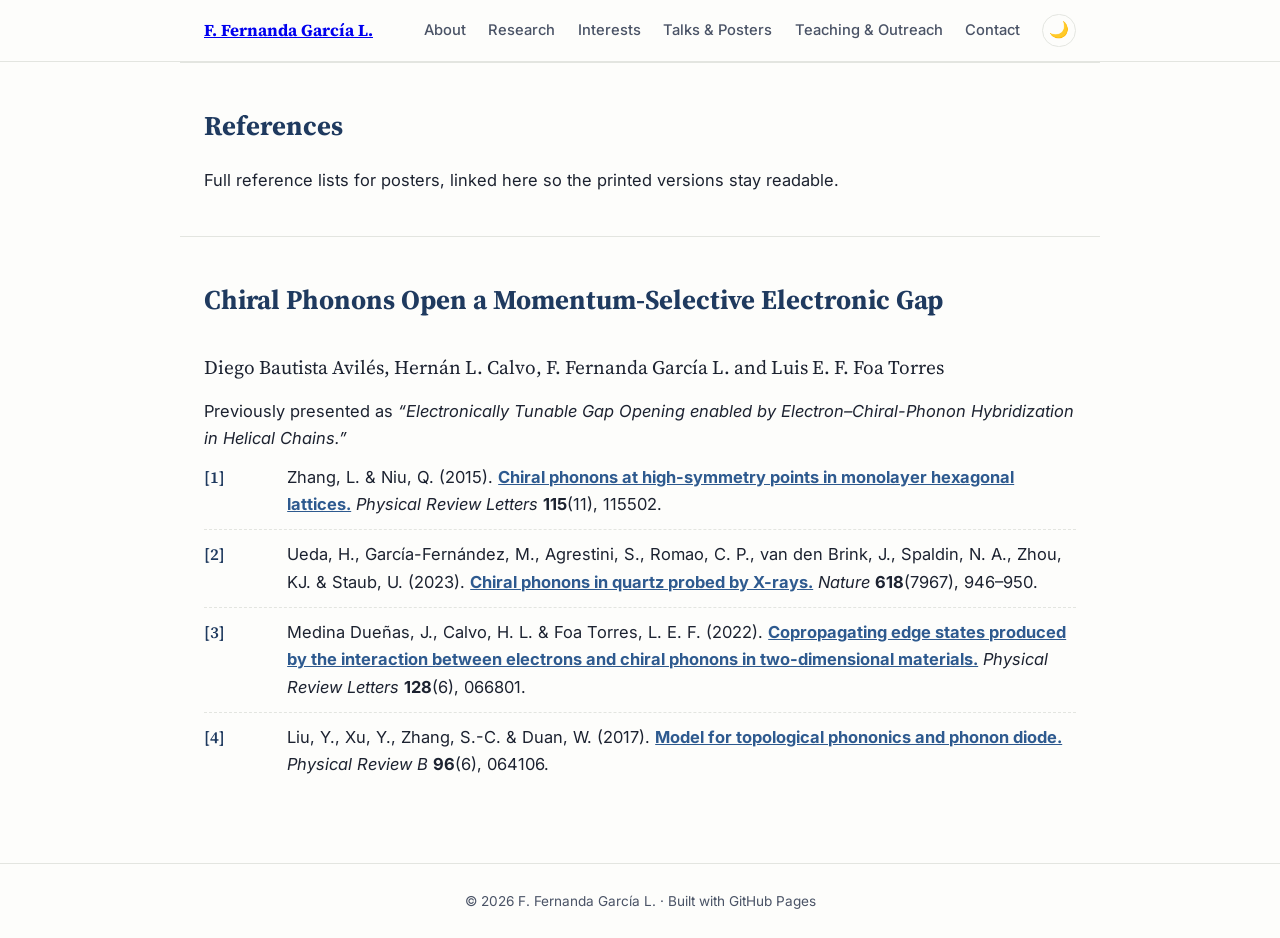
<file: references.html>
<!DOCTYPE html>
<html lang="en">
<head>
  <meta charset="UTF-8">
  <meta name="viewport" content="width=device-width, initial-scale=1.0">
  <title>References — F. Fernanda García L.</title>
  <meta name="description" content="Reference lists for posters and talks by F. Fernanda García L.">
  <link rel="preconnect" href="https://fonts.googleapis.com">
  <link rel="preconnect" href="https://fonts.gstatic.com" crossorigin>
  <link href="https://fonts.googleapis.com/css2?family=Source+Serif+4:ital,opsz,wght@0,8..60,400;0,8..60,600;0,8..60,700;1,8..60,400&family=Inter:wght@400;500;600&display=swap" rel="stylesheet">
  <link rel="icon" href="data:image/svg+xml,<svg xmlns=%22http://www.w3.org/2000/svg%22 viewBox=%220 0 100 100%22><text y=%22.9em%22 font-size=%2290%22>⚛️</text></svg>">
  <link rel="stylesheet" href="styles.css?v=4">
  <script>
    // Set the theme before first paint to avoid a flash of the wrong mode
    (function () {
      var saved = localStorage.getItem("theme");
      var theme = saved || (window.matchMedia("(prefers-color-scheme: dark)").matches ? "dark" : "light");
      document.documentElement.setAttribute("data-theme", theme);
    })();
  </script>
</head>
<body>

<header class="site-header">
  <nav class="nav">
    <span class="nav-name"><a href="index.html">F. Fernanda García L.</a></span>
    <div class="nav-links">
      <a href="index.html#about">About</a>
      <a href="index.html#research">Research</a>
      <a href="index.html#interests">Interests</a>
      <a href="index.html#talks">Talks &amp; Posters</a>
      <a href="index.html#teaching">Teaching &amp; Outreach</a>
      <a href="index.html#contact">Contact</a>
      <button class="theme-toggle" id="theme-toggle" aria-label="Toggle dark mode" title="Toggle dark mode">🌙</button>
    </div>
  </nav>
</header>

<main>

  <section class="section">
    <h2>References</h2>
    <p>
      Full reference lists for posters, linked here so the printed versions stay readable.
    </p>
  </section>

  <section class="section" id="chiral-phonons-gap">
    <h2>Chiral Phonons Open a Momentum-Selective Electronic Gap</h2>
    <p class="subheading">
      Diego Bautista Avilés, Hernán L. Calvo, F. Fernanda García L. and Luis E. F. Foa Torres
    </p>
    <p>
      Previously presented as <em>“Electronically Tunable Gap Opening enabled by
      Electron–Chiral-Phonon Hybridization in Helical Chains.”</em>
    </p>
    <ul class="timeline">
      <li>
        <span class="year">[1]</span>
        <div>
          Zhang, L. &amp; Niu, Q. (2015).
          <strong><a href="https://doi.org/10.1103/PhysRevLett.115.115502" target="_blank" rel="noopener">Chiral phonons at high-symmetry points in monolayer hexagonal lattices.</a></strong>
          <em>Physical Review Letters</em> <strong>115</strong>(11), 115502.
        </div>
      </li>
      <li>
        <span class="year">[2]</span>
        <div>
          Ueda, H., García-Fernández, M., Agrestini, S., Romao, C. P., van den Brink, J.,
          Spaldin, N. A., Zhou, KJ. &amp; Staub, U. (2023).
          <strong><a href="https://doi.org/10.1038/s41586-023-06016-5" target="_blank" rel="noopener">Chiral phonons in quartz probed by X-rays.</a></strong>
          <em>Nature</em> <strong>618</strong>(7967), 946–950.
        </div>
      </li>
      <li>
        <span class="year">[3]</span>
        <div>
          Medina Dueñas, J., Calvo, H. L. &amp; Foa Torres, L. E. F. (2022).
          <strong><a href="https://doi.org/10.1103/PhysRevLett.128.066801" target="_blank" rel="noopener">Copropagating edge states produced by the interaction between electrons and chiral phonons in two-dimensional materials.</a></strong>
          <em>Physical Review Letters</em> <strong>128</strong>(6), 066801.
        </div>
      </li>
      <li>
        <span class="year">[4]</span>
        <div>
          Liu, Y., Xu, Y., Zhang, S.-C. &amp; Duan, W. (2017).
          <strong><a href="https://doi.org/10.1103/PhysRevB.96.064106" target="_blank" rel="noopener">Model for topological phononics and phonon diode.</a></strong>
          <em>Physical Review B</em> <strong>96</strong>(6), 064106.
        </div>
      </li>
    </ul>
  </section>

</main>

<footer class="site-footer">
  <p>© 2026 F. Fernanda García L. · Built with GitHub Pages</p>
</footer>

<script>
  (function () {
    var btn = document.getElementById("theme-toggle");
    function syncIcon() {
      btn.textContent = document.documentElement.getAttribute("data-theme") === "dark" ? "☀️" : "🌙";
    }
    btn.addEventListener("click", function () {
      var next = document.documentElement.getAttribute("data-theme") === "dark" ? "light" : "dark";
      document.documentElement.setAttribute("data-theme", next);
      localStorage.setItem("theme", next);
      syncIcon();
    });
    syncIcon();
  })();
</script>

</body>
</html>
</file>
<file: styles.css>
:root {
  --ink: #1c2230;
  --ink-soft: #4a5366;
  --accent: #1f3a5f;
  --accent-light: #2e5a8f;
  --paper: #fdfdfb;
  --paper-alt: #f4f5f2;
  --rule: #e3e5e0;
  --header-bg: rgba(253, 253, 251, 0.92);
  --btn-text: #ffffff;
  --photo-shadow: rgba(28, 34, 48, 0.18);
  --serif: "Source Serif 4", Georgia, "Times New Roman", serif;
  --sans: "Inter", -apple-system, "Segoe UI", Helvetica, Arial, sans-serif;
  color-scheme: light;
}

[data-theme="dark"] {
  --ink: #e4e7ee;
  --ink-soft: #a3acbe;
  --accent: #8fb4e3;
  --accent-light: #aecbf0;
  --paper: #14181f;
  --paper-alt: #1d232e;
  --rule: #2c3442;
  --header-bg: rgba(20, 24, 31, 0.92);
  --btn-text: #14181f;
  --photo-shadow: rgba(0, 0, 0, 0.5);
  color-scheme: dark;
}

* { margin: 0; padding: 0; box-sizing: border-box; }

html { scroll-behavior: smooth; }

body {
  font-family: var(--sans);
  color: var(--ink);
  background: var(--paper);
  line-height: 1.65;
  font-size: 16.5px;
}

/* ---------- Header / nav ---------- */
.site-header {
  position: sticky;
  top: 0;
  z-index: 10;
  background: var(--header-bg);
  backdrop-filter: blur(8px);
  border-bottom: 1px solid var(--rule);
}

.nav {
  max-width: 920px;
  margin: 0 auto;
  padding: 0.85rem 1.5rem;
  display: flex;
  align-items: center;
  justify-content: space-between;
  flex-wrap: wrap;
  gap: 0.5rem;
}

.nav-name {
  font-family: var(--serif);
  font-weight: 700;
  font-size: 1.05rem;
  color: var(--accent);
}

.nav-links {
  display: flex;
  gap: 1.4rem;
  flex-wrap: wrap;
  align-items: center;
}

.nav-links a {
  text-decoration: none;
  color: var(--ink-soft);
  font-size: 0.92rem;
  font-weight: 500;
}

.nav-links a:hover { color: var(--accent-light); }

/* ---------- Hero ---------- */
.hero {
  max-width: 920px;
  margin: 0 auto;
  padding: 4rem 1.5rem 3rem;
  display: grid;
  grid-template-columns: 1fr 240px;
  gap: 3rem;
  align-items: start;
}

.hero h1 {
  font-family: var(--serif);
  font-size: 2.5rem;
  font-weight: 700;
  line-height: 1.15;
  color: var(--accent);
}

.hero-role {
  margin-top: 0.6rem;
  font-size: 1.08rem;
  font-weight: 600;
  color: var(--ink);
}

.hero-affiliation {
  margin-top: 0.35rem;
  font-size: 0.95rem;
  color: var(--ink-soft);
}

.hero-bio { margin-top: 1.3rem; }

.hero-bio a { color: var(--accent-light); }

.hero-actions {
  margin-top: 1.6rem;
  display: flex;
  gap: 0.8rem;
  flex-wrap: wrap;
}

.btn {
  display: inline-block;
  padding: 0.55rem 1.3rem;
  border-radius: 4px;
  background: var(--accent);
  color: var(--btn-text);
  text-decoration: none;
  font-size: 0.92rem;
  font-weight: 500;
}

.btn:hover { background: var(--accent-light); }

.btn-outline {
  background: transparent;
  color: var(--accent);
  border: 1px solid var(--accent);
}

.btn-outline:hover {
  background: var(--paper-alt);
  color: var(--accent);
}

.hero-photo img {
  width: 100%;
  border-radius: 6px;
  box-shadow: 0 4px 18px var(--photo-shadow);
}

/* ---------- Theme toggle ---------- */
.theme-toggle {
  background: none;
  border: 1px solid var(--rule);
  border-radius: 999px;
  width: 2.1rem;
  height: 2.1rem;
  font-size: 1rem;
  line-height: 1;
  cursor: pointer;
  color: var(--ink);
  display: inline-flex;
  align-items: center;
  justify-content: center;
}

.theme-toggle:hover { border-color: var(--accent-light); }

/* ---------- Sections ---------- */
.section {
  max-width: 920px;
  margin: 0 auto;
  padding: 2.6rem 1.5rem;
  border-top: 1px solid var(--rule);
}

.section h2 {
  font-family: var(--serif);
  font-size: 1.7rem;
  color: var(--accent);
  margin-bottom: 1.1rem;
}

.section p + p { margin-top: 0.9rem; }

.section a { color: var(--accent-light); }

.subheading {
  font-family: var(--serif);
  font-size: 1.2rem;
  color: var(--ink);
  margin: 1.8rem 0 0.6rem;
}

/* ---------- Research cards ---------- */
.cards {
  display: grid;
  grid-template-columns: repeat(3, 1fr);
  gap: 1rem;
  margin: 1.5rem 0;
}

.card {
  background: var(--paper-alt);
  border: 1px solid var(--rule);
  border-radius: 6px;
  padding: 1.1rem 1.2rem;
}

.card h3 {
  font-family: var(--serif);
  font-size: 1.02rem;
  color: var(--accent);
  margin-bottom: 0.5rem;
  line-height: 1.35;
}

.card p {
  font-size: 0.88rem;
  color: var(--ink-soft);
}

.keywords {
  margin-top: 1.2rem;
  display: flex;
  flex-wrap: wrap;
  gap: 0.45rem;
}

.keywords span {
  font-size: 0.78rem;
  background: var(--paper-alt);
  border: 1px solid var(--rule);
  border-radius: 999px;
  padding: 0.18rem 0.7rem;
  color: var(--ink-soft);
}

/* ---------- Timeline (talks) ---------- */
.timeline {
  list-style: none;
}

.timeline li {
  display: grid;
  grid-template-columns: 64px 1fr;
  gap: 1.2rem;
  padding: 0.7rem 0;
  border-bottom: 1px dashed var(--rule);
}

.timeline li:last-child { border-bottom: none; }

.timeline .year {
  font-family: var(--serif);
  font-weight: 600;
  color: var(--accent);
}

/* ---------- Lists ---------- */
.plain-list {
  list-style: none;
}

.plain-list li {
  padding: 0.45rem 0;
}

/* ---------- Footer ---------- */
.site-footer {
  border-top: 1px solid var(--rule);
  margin-top: 2rem;
  padding: 1.6rem 1.5rem;
  text-align: center;
  font-size: 0.85rem;
  color: var(--ink-soft);
}

/* ---------- Responsive ---------- */
@media (max-width: 720px) {
  .hero {
    grid-template-columns: 1fr;
    padding-top: 2.5rem;
  }

  .hero-photo {
    order: -1;
    max-width: 200px;
  }

  .hero h1 { font-size: 2rem; }

  .cards { grid-template-columns: 1fr; }
}

/* ---------- Selector de idioma ---------- */
.lang-switch {
  display: inline-flex;
  gap: 0.4rem;
  margin-left: 0.5rem;
  padding-left: 0.8rem;
  border-left: 1px solid var(--rule, rgba(128,128,128,0.35));
  font-size: 0.78rem;
  letter-spacing: 0.05em;
}
.lang-switch a { font-size: 0.78rem; opacity: 0.55; }
.lang-switch a:hover { opacity: 0.9; }
.lang-switch a[aria-current="page"] {
  opacity: 1;
  font-weight: 600;
  color: var(--accent-light);
}
</file>
